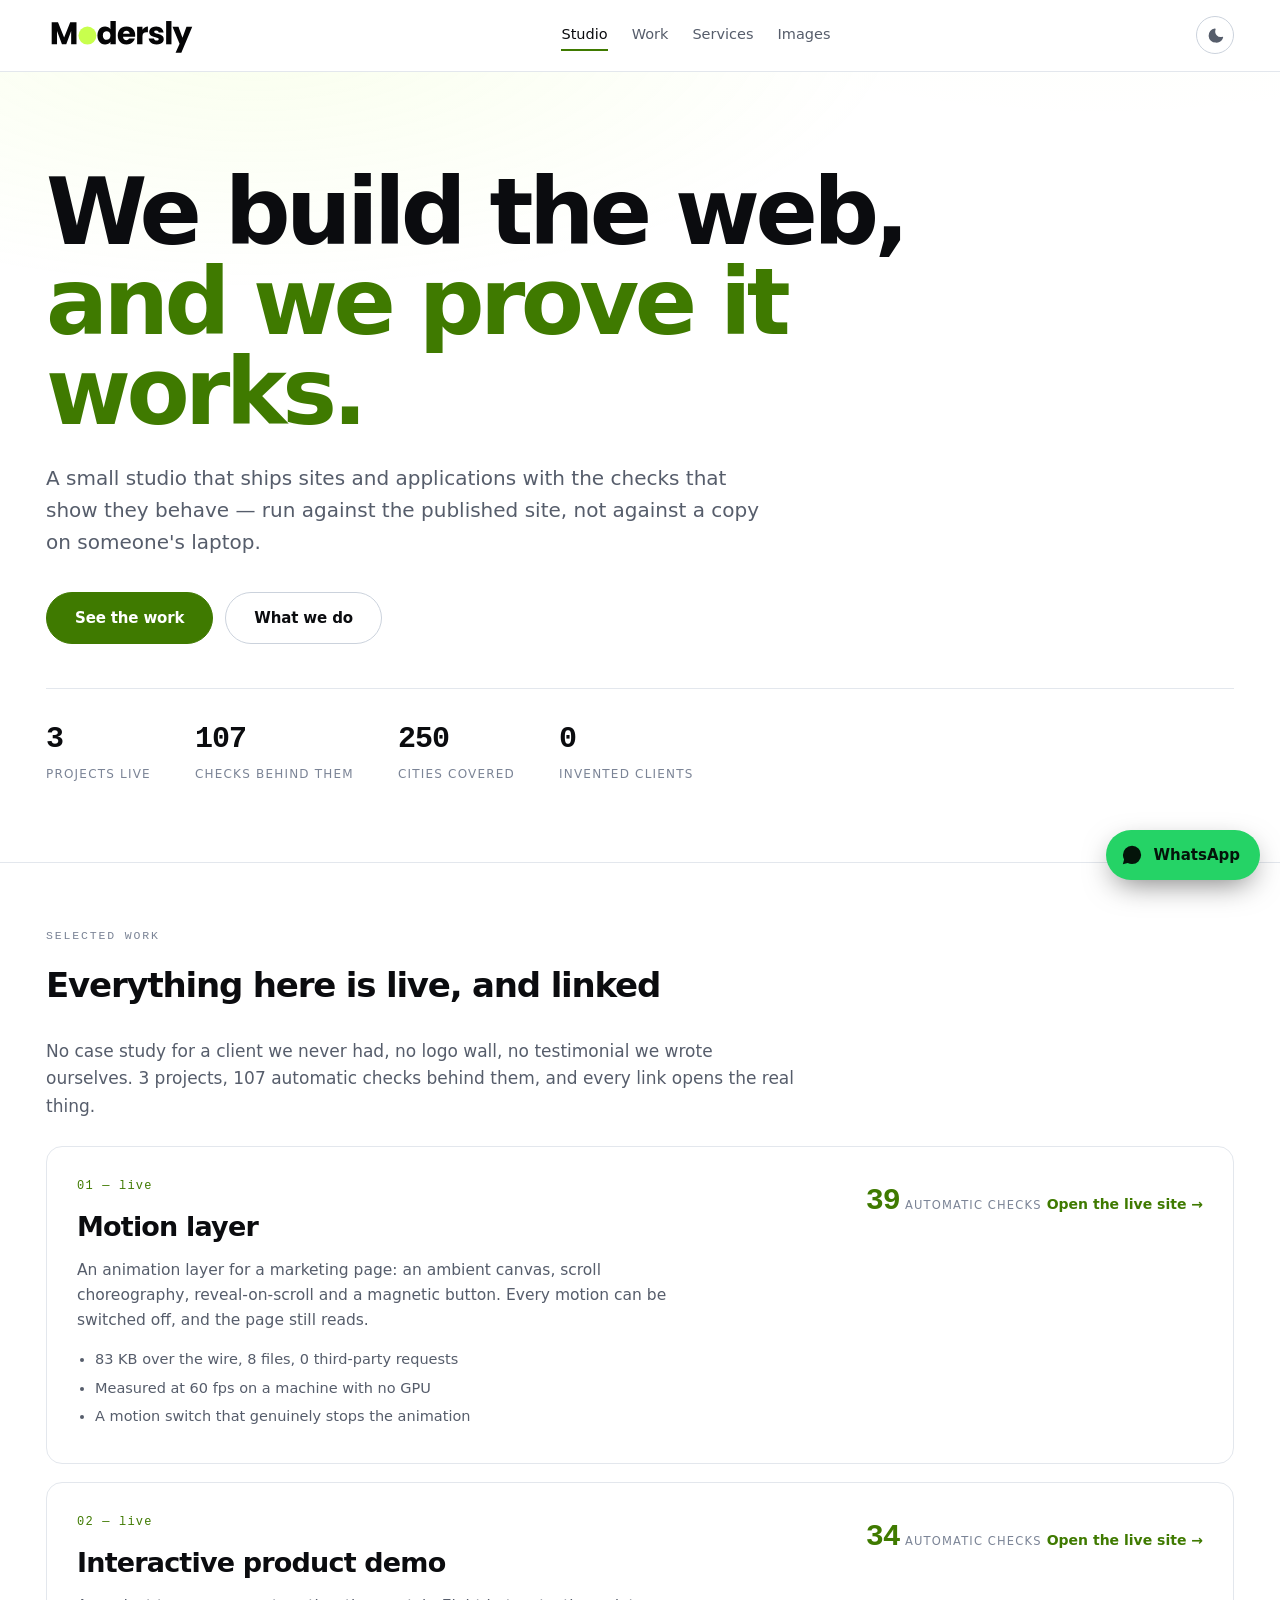
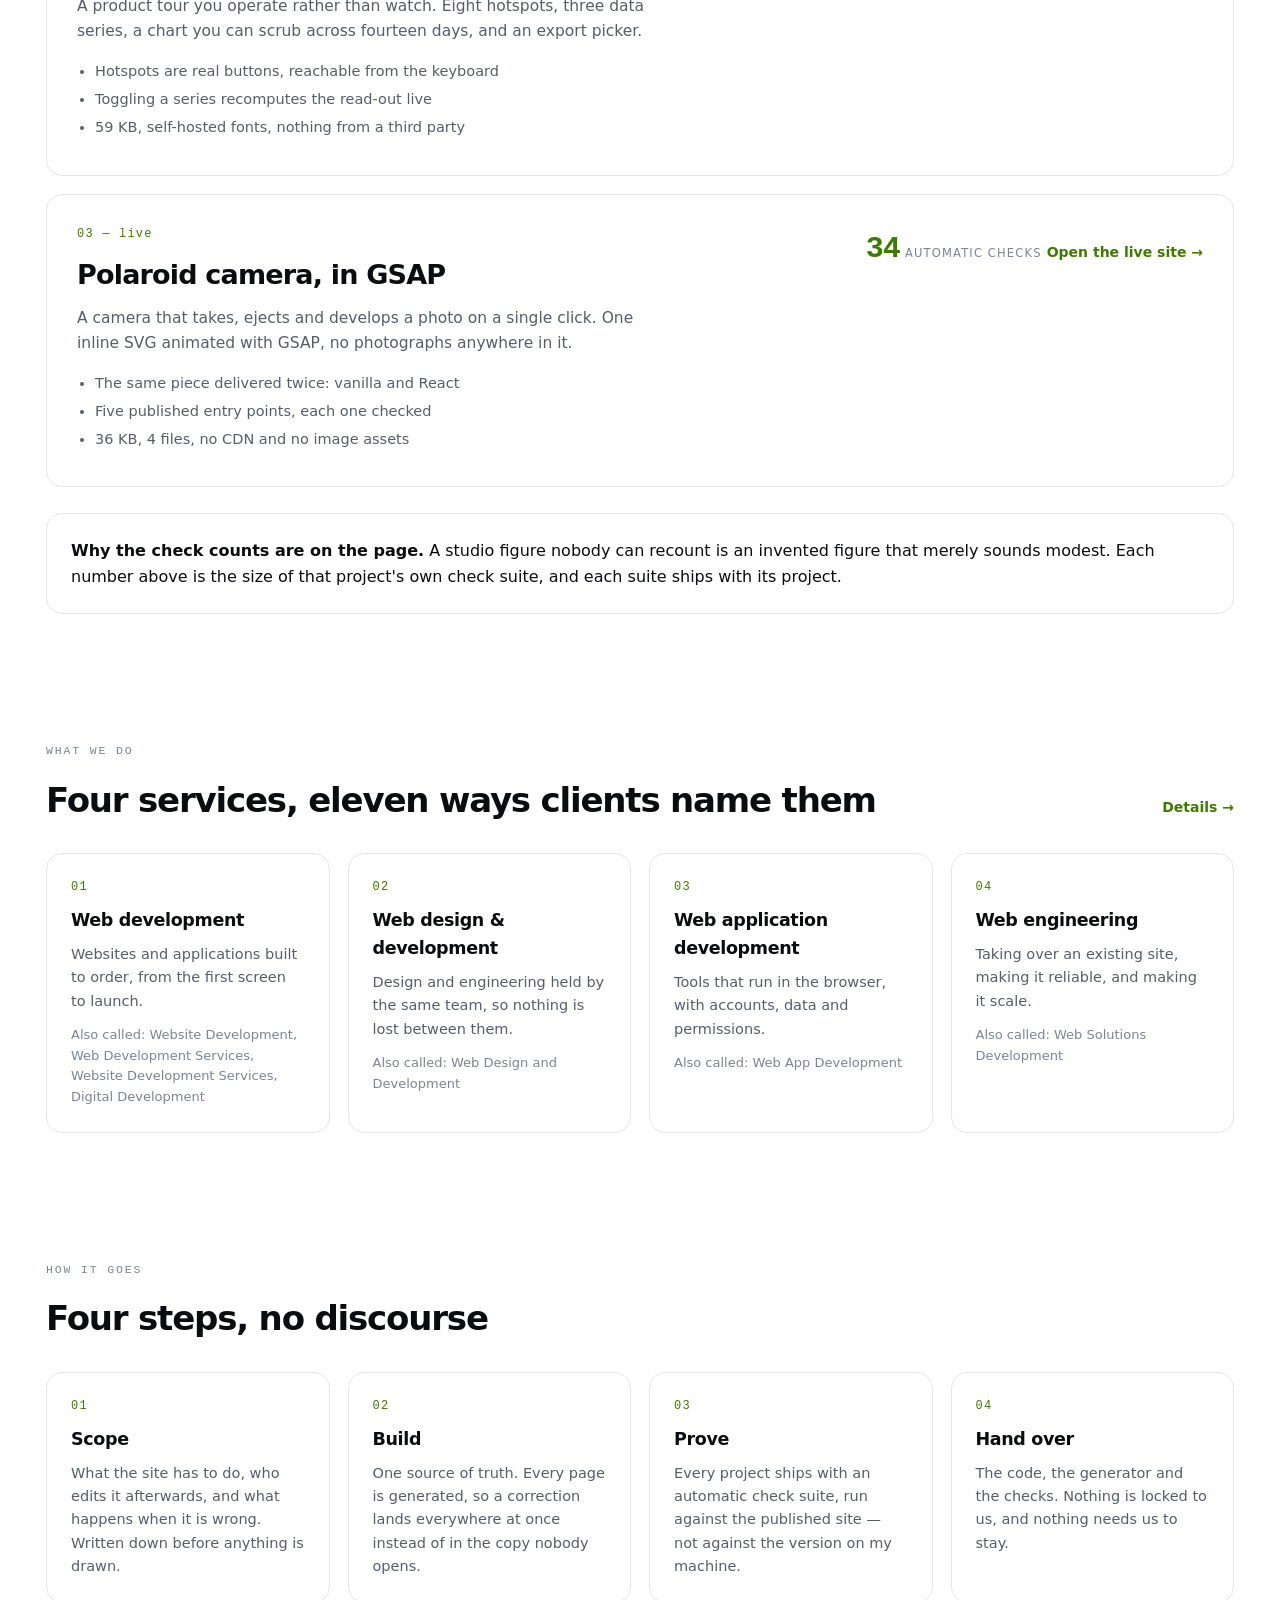
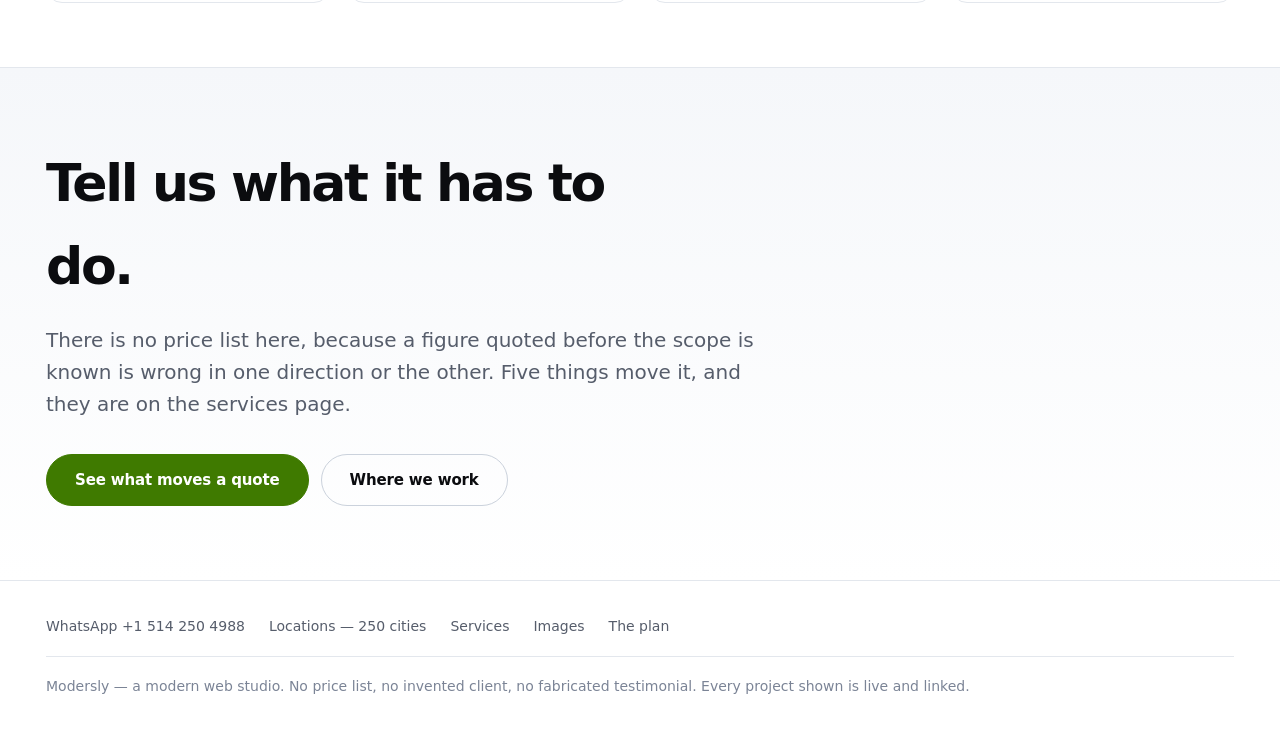
<file: index.html>
<!doctype html>
<html lang="en">
<head>
<meta charset="utf-8">
<meta name="viewport" content="width=device-width,initial-scale=1">
<title>Modersly — a modern web studio</title>
<meta name="description" content="A web studio that ships sites and applications with the automatic checks that prove they work. Three projects live on this page, all linked.">

<link rel="canonical" href="https://modersly.com/index.html">
<link rel="icon" type="image/svg+xml" href="assets/modersly-favicon.svg">
<link rel="apple-touch-icon" href="assets/modersly-icone.svg">
<link rel="stylesheet" href="assets/site.css?v=10">
<script>
/* Pose le mode choisi AVANT que la page ne se peigne. Sans ce script ici, un
   visiteur qui a choisi le clair verrait un eclair noir a chaque page : la
   feuille s'applique d'abord, le choix seulement apres le chargement. */
(function(){try{var m=localStorage.getItem("modersly-mode");
if(m==="light"||m==="dark"){document.documentElement.setAttribute("data-theme",m);}
}catch(e){}})();
</script>
</head>
<body>



<header class="top"><div class="wrap bar">
  <a class="marque" href="index.html" aria-label="Modersly, home">
    <img class="sombre" src="assets/modersly-logo-sombre.svg" alt="Modersly"
         width="150" height="39">
    <img class="clair" src="assets/modersly-logo-clair.svg" alt="Modersly"
         width="150" height="39">
  </a>
  <nav class="nav"><a href="index.html" aria-current="page">Studio</a><a href="index.html#work">Work</a><a href="services.html">Services</a><a href="images.html">Images</a></nav>
  <button class="bascule" type="button" id="bascule"
          aria-label="Switch between light and dark">
    <svg class="soleil" viewBox="0 0 24 24" aria-hidden="true"><path d="M12 17a5 5 0 1 1 0-10 5 5 0 0 1 0 10zm0-13a1 1 0 0 1-1-1V1a1 1 0 1 1 2 0v2a1 1 0 0 1-1 1zm0 19a1 1 0 0 1-1-1v-2a1 1 0 1 1 2 0v2a1 1 0 0 1-1 1zM4 13H2a1 1 0 1 1 0-2h2a1 1 0 1 1 0 2zm18 0h-2a1 1 0 1 1 0-2h2a1 1 0 1 1 0 2zM5.6 6.99a1 1 0 0 1-.7-.29L3.49 5.28a1 1 0 0 1 1.41-1.41L6.31 5.3a1 1 0 0 1-.71 1.7zm12.79 12.8a1 1 0 0 1-.71-.3l-1.4-1.41a1 1 0 1 1 1.41-1.41l1.41 1.41a1 1 0 0 1-.71 1.7zM18.4 6.99a1 1 0 0 1-.71-1.7l1.41-1.42a1 1 0 1 1 1.41 1.41L19.1 6.7a1 1 0 0 1-.7.29zM5.6 19.79a1 1 0 0 1-.71-1.71l1.41-1.41a1 1 0 1 1 1.41 1.41L6.3 19.5a1 1 0 0 1-.7.29z"/></svg>
    <svg class="lune" viewBox="0 0 24 24" aria-hidden="true"><path d="M12.3 22a10 10 0 0 1-1.3-19.92 1 1 0 0 1 1.1 1.35 8 8 0 0 0 9.47 10.5 1 1 0 0 1 1.15 1.35A10 10 0 0 1 12.3 22z"/></svg>
  </button>
</div></header>

<main>

<section class="hero">
  <div class="ciel" aria-hidden="true"><span class="et" style="left:36.22%;top:54.39%;width:1.5px;height:1.5px;--o1:0.2;--o2:0.78;--d:2.9s;--r:4.1s"></span><span class="et" style="left:56.86%;top:7.53%;width:1px;height:1px;--o1:0.18;--o2:0.49;--d:3.8s;--r:3.0s"></span><span class="et" style="left:48.58%;top:71.25%;width:1.5px;height:1.5px;--o1:0.15;--o2:0.81;--d:3.6s;--r:0.3s"></span><span class="et" style="left:76.07%;top:35.58%;width:1.5px;height:1.5px;--o1:0.21;--o2:0.52;--d:4.7s;--r:0.1s"></span><span class="et chaud" style="left:5.55%;top:63.14%;width:1px;height:1px;--o1:0.18;--o2:0.54;--d:2.3s;--r:3.1s"></span><span class="et vert" style="left:90.61%;top:5.6%;width:1px;height:1px;--o1:0.15;--o2:0.72;--d:5.2s;--r:3.3s"></span><span class="et" style="left:68.09%;top:49.19%;width:1px;height:1px;--o1:0.18;--o2:0.93;--d:3.3s;--r:0.8s"></span><span class="et" style="left:66.03%;top:25.97%;width:1.5px;height:1.5px;--o1:0.11;--o2:0.57;--d:4.3s;--r:2.7s"></span><span class="et" style="left:76.8%;top:11.35%;width:1px;height:1px;--o1:0.13;--o2:0.79;--d:3.6s;--r:3.8s"></span><span class="et" style="left:70.31%;top:46.83%;width:1px;height:1px;--o1:0.15;--o2:0.53;--d:5.9s;--r:4.0s"></span><span class="et" style="left:26.42%;top:72.22%;width:1.5px;height:1.5px;--o1:0.06;--o2:0.78;--d:3.1s;--r:4.4s"></span><span class="et" style="left:20.6%;top:34.75%;width:1px;height:1px;--o1:0.19;--o2:0.48;--d:3.1s;--r:3.4s"></span><span class="et chaud" style="left:6.49%;top:0.93%;width:1px;height:1px;--o1:0.2;--o2:0.65;--d:2.7s;--r:1.2s"></span><span class="et" style="left:27.96%;top:7.89%;width:2px;height:2px;--o1:0.09;--o2:0.8;--d:2.7s;--r:4.9s"></span><span class="et" style="left:26.29%;top:39.88%;width:2.5px;height:2.5px;--o1:0.21;--o2:0.53;--d:5.8s;--r:0.0s"></span><span class="et" style="left:84.59%;top:9.93%;width:2.5px;height:2.5px;--o1:0.11;--o2:0.7;--d:2.6s;--r:4.6s"></span><span class="et" style="left:36.25%;top:75.19%;width:1px;height:1px;--o1:0.17;--o2:0.47;--d:5.1s;--r:2.7s"></span><span class="et" style="left:83.88%;top:27.21%;width:1px;height:1px;--o1:0.08;--o2:0.7;--d:3.5s;--r:0.7s"></span><span class="et" style="left:1.18%;top:33.25%;width:2.5px;height:2.5px;--o1:0.14;--o2:0.93;--d:3.7s;--r:1.3s"></span><span class="et" style="left:31.08%;top:57.58%;width:1.5px;height:1.5px;--o1:0.17;--o2:0.92;--d:2.7s;--r:3.1s"></span><span class="et" style="left:86.99%;top:9.85%;width:1.5px;height:1.5px;--o1:0.12;--o2:0.75;--d:3.8s;--r:0.7s"></span><span class="et" style="left:54.0%;top:18.07%;width:2.5px;height:2.5px;--o1:0.09;--o2:0.82;--d:3.1s;--r:0.3s"></span><span class="et" style="left:69.3%;top:51.26%;width:1px;height:1px;--o1:0.18;--o2:0.58;--d:2.4s;--r:4.4s"></span><span class="et" style="left:83.29%;top:3.87%;width:1px;height:1px;--o1:0.2;--o2:0.72;--d:5.1s;--r:0.7s"></span><span class="et" style="left:46.6%;top:19.53%;width:2.5px;height:2.5px;--o1:0.2;--o2:0.47;--d:2.7s;--r:0.9s"></span><span class="et" style="left:25.79%;top:4.09%;width:1px;height:1px;--o1:0.21;--o2:0.79;--d:5.1s;--r:0.1s"></span><span class="et" style="left:16.95%;top:68.21%;width:1px;height:1px;--o1:0.11;--o2:0.7;--d:3.4s;--r:3.9s"></span><span class="et" style="left:80.52%;top:8.84%;width:1px;height:1px;--o1:0.21;--o2:0.85;--d:4.7s;--r:0.8s"></span><span class="et" style="left:26.05%;top:0.05%;width:1.5px;height:1.5px;--o1:0.07;--o2:0.47;--d:4.0s;--r:1.0s"></span><span class="et" style="left:59.67%;top:40.81%;width:2px;height:2px;--o1:0.17;--o2:0.47;--d:4.5s;--r:4.1s"></span><span class="et" style="left:30.58%;top:25.0%;width:1.5px;height:1.5px;--o1:0.19;--o2:0.8;--d:2.6s;--r:2.0s"></span><span class="et" style="left:27.47%;top:15.25%;width:1.5px;height:1.5px;--o1:0.16;--o2:0.82;--d:3.6s;--r:0.2s"></span><span class="et" style="left:40.28%;top:8.49%;width:2.5px;height:2.5px;--o1:0.18;--o2:0.83;--d:6.2s;--r:0.8s"></span><span class="et" style="left:75.8%;top:4.26%;width:1px;height:1px;--o1:0.15;--o2:0.67;--d:5.1s;--r:2.4s"></span><span class="et" style="left:59.94%;top:27.32%;width:1px;height:1px;--o1:0.13;--o2:0.54;--d:3.3s;--r:4.4s"></span><span class="et" style="left:45.03%;top:23.02%;width:1px;height:1px;--o1:0.13;--o2:0.74;--d:5.1s;--r:2.2s"></span><span class="et" style="left:83.93%;top:48.1%;width:2px;height:2px;--o1:0.1;--o2:0.72;--d:2.5s;--r:1.8s"></span><span class="et" style="left:27.7%;top:1.46%;width:2px;height:2px;--o1:0.09;--o2:0.71;--d:4.0s;--r:3.3s"></span><span class="et" style="left:40.26%;top:58.55%;width:1px;height:1px;--o1:0.07;--o2:0.92;--d:4.8s;--r:4.3s"></span><span class="et chaud" style="left:95.99%;top:28.52%;width:1px;height:1px;--o1:0.13;--o2:0.87;--d:2.6s;--r:4.7s"></span><span class="et" style="left:70.54%;top:69.02%;width:1px;height:1px;--o1:0.09;--o2:0.94;--d:3.2s;--r:2.2s"></span><span class="et" style="left:92.73%;top:26.66%;width:1px;height:1px;--o1:0.1;--o2:0.83;--d:4.1s;--r:3.8s"></span><span class="et" style="left:19.05%;top:2.22%;width:1px;height:1px;--o1:0.2;--o2:0.75;--d:3.4s;--r:2.0s"></span><span class="et" style="left:92.95%;top:16.1%;width:1.5px;height:1.5px;--o1:0.07;--o2:0.82;--d:6.4s;--r:4.4s"></span><span class="et" style="left:22.55%;top:61.29%;width:2.5px;height:2.5px;--o1:0.17;--o2:0.5;--d:5.0s;--r:4.7s"></span><span class="et" style="left:68.85%;top:2.49%;width:1.5px;height:1.5px;--o1:0.2;--o2:0.66;--d:3.9s;--r:1.3s"></span><span class="et" style="left:76.03%;top:47.84%;width:1.5px;height:1.5px;--o1:0.15;--o2:0.5;--d:3.0s;--r:1.3s"></span><span class="et" style="left:29.44%;top:1.24%;width:1.5px;height:1.5px;--o1:0.2;--o2:0.81;--d:4.6s;--r:1.5s"></span><span class="et chaud" style="left:33.39%;top:17.51%;width:2px;height:2px;--o1:0.16;--o2:0.47;--d:3.1s;--r:4.3s"></span><span class="et" style="left:68.13%;top:2.16%;width:1px;height:1px;--o1:0.16;--o2:0.72;--d:4.9s;--r:2.5s"></span><span class="et chaud" style="left:34.73%;top:41.61%;width:1px;height:1px;--o1:0.09;--o2:0.77;--d:3.3s;--r:1.0s"></span><span class="et" style="left:37.85%;top:73.05%;width:2px;height:2px;--o1:0.16;--o2:0.61;--d:3.9s;--r:1.7s"></span><span class="et" style="left:22.52%;top:54.26%;width:1.5px;height:1.5px;--o1:0.08;--o2:0.55;--d:4.7s;--r:1.6s"></span><span class="et" style="left:57.19%;top:76.66%;width:2px;height:2px;--o1:0.07;--o2:0.72;--d:4.5s;--r:2.3s"></span><span class="et" style="left:46.42%;top:12.09%;width:1px;height:1px;--o1:0.07;--o2:0.57;--d:4.9s;--r:4.6s"></span><span class="et vert" style="left:17.71%;top:8.33%;width:1px;height:1px;--o1:0.13;--o2:0.87;--d:2.4s;--r:1.4s"></span><span class="et chaud" style="left:0.94%;top:14.62%;width:1px;height:1px;--o1:0.17;--o2:0.75;--d:3.0s;--r:4.9s"></span><span class="et" style="left:53.96%;top:57.32%;width:2px;height:2px;--o1:0.17;--o2:0.66;--d:4.6s;--r:4.4s"></span><span class="et" style="left:73.67%;top:76.28%;width:2.5px;height:2.5px;--o1:0.13;--o2:0.82;--d:3.8s;--r:0.3s"></span><span class="et" style="left:13.95%;top:55.66%;width:1px;height:1px;--o1:0.08;--o2:0.5;--d:4.4s;--r:4.8s"></span><span class="et chaud" style="left:52.0%;top:13.81%;width:1px;height:1px;--o1:0.12;--o2:0.74;--d:3.8s;--r:3.9s"></span><span class="et" style="left:82.31%;top:19.32%;width:2.5px;height:2.5px;--o1:0.14;--o2:0.5;--d:4.1s;--r:3.2s"></span><span class="et" style="left:28.08%;top:28.24%;width:1.5px;height:1.5px;--o1:0.22;--o2:0.76;--d:3.9s;--r:1.4s"></span><span class="et" style="left:63.33%;top:11.93%;width:1.5px;height:1.5px;--o1:0.19;--o2:0.81;--d:6.1s;--r:3.0s"></span><span class="et" style="left:94.71%;top:33.71%;width:2px;height:2px;--o1:0.2;--o2:0.68;--d:4.4s;--r:0.3s"></span><span class="et" style="left:7.61%;top:29.49%;width:1px;height:1px;--o1:0.21;--o2:0.8;--d:5.4s;--r:0.6s"></span><span class="et" style="left:89.86%;top:67.74%;width:1px;height:1px;--o1:0.21;--o2:0.69;--d:3.6s;--r:0.3s"></span><span class="et" style="left:23.15%;top:62.58%;width:2px;height:2px;--o1:0.17;--o2:0.93;--d:3.1s;--r:4.7s"></span><span class="et" style="left:0.95%;top:2.75%;width:2.5px;height:2.5px;--o1:0.15;--o2:0.72;--d:4.8s;--r:4.4s"></span><span class="et chaud" style="left:94.23%;top:21.69%;width:1.5px;height:1.5px;--o1:0.17;--o2:0.52;--d:4.0s;--r:1.4s"></span><span class="et" style="left:91.28%;top:34.27%;width:2px;height:2px;--o1:0.2;--o2:0.57;--d:5.5s;--r:0.7s"></span><span class="et" style="left:71.83%;top:7.28%;width:2px;height:2px;--o1:0.07;--o2:0.61;--d:3.1s;--r:0.3s"></span><span class="et" style="left:66.15%;top:4.26%;width:1px;height:1px;--o1:0.16;--o2:0.76;--d:6.1s;--r:1.1s"></span><span class="et" style="left:16.91%;top:44.8%;width:2.5px;height:2.5px;--o1:0.15;--o2:0.78;--d:2.9s;--r:0.1s"></span><span class="et" style="left:89.31%;top:67.15%;width:1px;height:1px;--o1:0.15;--o2:0.88;--d:4.0s;--r:1.9s"></span><span class="et" style="left:63.85%;top:51.11%;width:1px;height:1px;--o1:0.17;--o2:0.67;--d:5.7s;--r:0.8s"></span><span class="et" style="left:51.6%;top:16.5%;width:1.5px;height:1.5px;--o1:0.07;--o2:0.61;--d:2.3s;--r:2.8s"></span><span class="et" style="left:17.96%;top:66.04%;width:2px;height:2px;--o1:0.06;--o2:0.71;--d:2.3s;--r:1.7s"></span><span class="et" style="left:35.75%;top:69.3%;width:1.5px;height:1.5px;--o1:0.18;--o2:0.67;--d:4.8s;--r:1.6s"></span><span class="et" style="left:9.89%;top:5.42%;width:2.5px;height:2.5px;--o1:0.07;--o2:0.7;--d:3.6s;--r:0.2s"></span><span class="et chaud" style="left:13.67%;top:58.54%;width:1px;height:1px;--o1:0.1;--o2:0.62;--d:3.9s;--r:4.3s"></span><span class="et" style="left:49.0%;top:15.95%;width:1px;height:1px;--o1:0.09;--o2:0.61;--d:2.5s;--r:3.5s"></span><span class="et" style="left:54.43%;top:20.67%;width:1px;height:1px;--o1:0.2;--o2:0.93;--d:3.7s;--r:5.0s"></span><span class="et chaud" style="left:12.46%;top:68.48%;width:1px;height:1px;--o1:0.18;--o2:0.63;--d:6.3s;--r:1.3s"></span><span class="et" style="left:62.15%;top:7.93%;width:1.5px;height:1.5px;--o1:0.11;--o2:0.5;--d:5.7s;--r:0.7s"></span><span class="et" style="left:57.96%;top:13.91%;width:1.5px;height:1.5px;--o1:0.16;--o2:0.86;--d:4.9s;--r:3.9s"></span><span class="et chaud" style="left:24.72%;top:12.9%;width:1px;height:1px;--o1:0.16;--o2:0.61;--d:6.3s;--r:1.8s"></span><span class="et" style="left:59.54%;top:2.5%;width:1.5px;height:1.5px;--o1:0.12;--o2:0.94;--d:6.3s;--r:3.1s"></span><span class="et" style="left:7.14%;top:0.22%;width:2px;height:2px;--o1:0.15;--o2:0.86;--d:3.5s;--r:2.0s"></span><span class="et chaud" style="left:6.37%;top:70.76%;width:1px;height:1px;--o1:0.13;--o2:0.45;--d:5.9s;--r:2.5s"></span><span class="et" style="left:32.51%;top:38.4%;width:1px;height:1px;--o1:0.15;--o2:0.57;--d:2.8s;--r:1.9s"></span><span class="et chaud" style="left:51.65%;top:19.97%;width:1px;height:1px;--o1:0.12;--o2:0.66;--d:6.1s;--r:1.0s"></span><span class="et" style="left:6.78%;top:75.15%;width:2px;height:2px;--o1:0.2;--o2:0.91;--d:4.6s;--r:0.3s"></span><span class="et" style="left:89.31%;top:11.78%;width:2px;height:2px;--o1:0.18;--o2:0.82;--d:4.8s;--r:1.8s"></span><span class="et chaud" style="left:91.32%;top:18.83%;width:2px;height:2px;--o1:0.16;--o2:0.94;--d:3.9s;--r:3.0s"></span><span class="et" style="left:37.62%;top:0.96%;width:1.5px;height:1.5px;--o1:0.19;--o2:0.86;--d:5.5s;--r:3.3s"></span><span class="et" style="left:45.37%;top:12.14%;width:1px;height:1px;--o1:0.08;--o2:0.81;--d:4.0s;--r:0.3s"></span><span class="et" style="left:63.62%;top:0.73%;width:2px;height:2px;--o1:0.21;--o2:0.49;--d:3.3s;--r:1.9s"></span><span class="et" style="left:74.8%;top:1.84%;width:1.5px;height:1.5px;--o1:0.2;--o2:0.74;--d:3.6s;--r:2.5s"></span><span class="et" style="left:75.56%;top:38.54%;width:1.5px;height:1.5px;--o1:0.19;--o2:0.93;--d:4.8s;--r:3.8s"></span><span class="et" style="left:77.98%;top:2.88%;width:1px;height:1px;--o1:0.22;--o2:0.78;--d:2.6s;--r:3.2s"></span><span class="et" style="left:47.2%;top:39.82%;width:1.5px;height:1.5px;--o1:0.18;--o2:0.57;--d:4.0s;--r:2.4s"></span><span class="et" style="left:87.85%;top:18.75%;width:1.5px;height:1.5px;--o1:0.1;--o2:0.72;--d:3.9s;--r:0.4s"></span><span class="et" style="left:78.39%;top:16.19%;width:1px;height:1px;--o1:0.12;--o2:0.45;--d:6.2s;--r:1.1s"></span><span class="et" style="left:99.87%;top:16.93%;width:1.5px;height:1.5px;--o1:0.08;--o2:0.95;--d:5.7s;--r:3.5s"></span><span class="et chaud" style="left:85.08%;top:47.45%;width:2px;height:2px;--o1:0.06;--o2:0.88;--d:3.4s;--r:4.8s"></span><span class="et" style="left:79.7%;top:14.45%;width:1px;height:1px;--o1:0.11;--o2:0.9;--d:2.4s;--r:1.4s"></span><span class="et" style="left:39.8%;top:13.43%;width:2px;height:2px;--o1:0.19;--o2:0.93;--d:6.4s;--r:2.4s"></span><span class="et" style="left:47.29%;top:65.56%;width:2px;height:2px;--o1:0.1;--o2:0.73;--d:2.3s;--r:0.5s"></span><span class="et" style="left:77.16%;top:59.2%;width:1px;height:1px;--o1:0.18;--o2:0.54;--d:2.7s;--r:2.8s"></span></div>
  <div class="wrap">
  <h1 class="monte">We build the web, <em>and we prove it works.</em></h1>
  <p class="lede monte">A small studio that ships sites and applications with
  the checks that show they behave &mdash; run against the published site, not
  against a copy on someone's laptop.</p>
  <div class="actions monte">
    <a class="btn" href="#work">See the work</a>
    <a class="btn btn-b" href="services.html">What we do</a>
  </div>
  <div class="chiffres">
    <div class="chiffre"><div class="v">3</div>
      <div class="l">Projects live</div></div>
    <div class="chiffre"><div class="v">107</div>
      <div class="l">Checks behind them</div></div>
    <div class="chiffre"><div class="v">250</div>
      <div class="l">Cities covered</div></div>
    <div class="chiffre"><div class="v">0</div>
      <div class="l">Invented clients</div></div>
  </div>
</div></section>

<section class="sec" id="work"><div class="wrap">
  <span class="oeil rev">Selected work</span>
  <div class="sec-h rev"><h2>Everything here is live, and linked</h2></div>
  <p class="chapeau rev" style="margin-bottom:26px">No case study for a client
  we never had, no logo wall, no testimonial we wrote ourselves.
  3 projects, 107 automatic checks behind them, and
  every link opens the real thing.</p>
  <div class="travail rev"><a class="proj" href="https://anirudhatalmale6-alt.github.io/motion-layer-demo/" target="_blank" rel="noopener">
  <span>
    <span class="num">01 &mdash; live</span>
    <h3>Motion layer</h3>
    <p>An animation layer for a marketing page: an ambient canvas, scroll choreography, reveal-on-scroll and a magnetic button. Every motion can be switched off, and the page still reads.</p>
    <ul><li>83 KB over the wire, 8 files, 0 third-party requests</li><li>Measured at 60 fps on a machine with no GPU</li><li>A motion switch that genuinely stops the animation</li></ul>
  </span>
  <span class="meta">
    <span class="ctrl">39</span>
    <span class="ctrl-l">automatic checks</span>
    <span class="voir">Open the live site &rarr;</span>
  </span>
</a><a class="proj" href="https://anirudhatalmale6-alt.github.io/interactive-product-demo-sample/" target="_blank" rel="noopener">
  <span>
    <span class="num">02 &mdash; live</span>
    <h3>Interactive product demo</h3>
    <p>A product tour you operate rather than watch. Eight hotspots, three data series, a chart you can scrub across fourteen days, and an export picker.</p>
    <ul><li>Hotspots are real buttons, reachable from the keyboard</li><li>Toggling a series recomputes the read-out live</li><li>59 KB, self-hosted fonts, nothing from a third party</li></ul>
  </span>
  <span class="meta">
    <span class="ctrl">34</span>
    <span class="ctrl-l">automatic checks</span>
    <span class="voir">Open the live site &rarr;</span>
  </span>
</a><a class="proj" href="https://anirudhatalmale6-alt.github.io/polaroid-gsap-demo/" target="_blank" rel="noopener">
  <span>
    <span class="num">03 &mdash; live</span>
    <h3>Polaroid camera, in GSAP</h3>
    <p>A camera that takes, ejects and develops a photo on a single click. One inline SVG animated with GSAP, no photographs anywhere in it.</p>
    <ul><li>The same piece delivered twice: vanilla and React</li><li>Five published entry points, each one checked</li><li>36 KB, 4 files, no CDN and no image assets</li></ul>
  </span>
  <span class="meta">
    <span class="ctrl">34</span>
    <span class="ctrl-l">automatic checks</span>
    <span class="voir">Open the live site &rarr;</span>
  </span>
</a></div>
  <div class="encadre rev" style="margin-top:26px"><p style="margin:0">
  <b>Why the check counts are on the page.</b> A studio figure nobody can
  recount is an invented figure that merely sounds modest. Each number above is
  the size of that project's own check suite, and each suite ships with its
  project.</p></div>
</div></section>

<section class="sec"><div class="wrap">
  <span class="oeil rev">What we do</span>
  <div class="sec-h rev"><h2>Four services, eleven ways clients name them</h2>
    <a class="plus" href="services.html">Details &rarr;</a></div>
  <div class="grille g4 rev"><div class="carte">
      <span class="num">01</span>
      <h3>Web development</h3><p>Websites and applications built to order, from the first screen to launch.</p>
      <p class="aussi">Also called: Website Development, Web Development Services, Website Development Services, Digital Development</p></div><div class="carte">
      <span class="num">02</span>
      <h3>Web design &amp; development</h3><p>Design and engineering held by the same team, so nothing is lost between them.</p>
      <p class="aussi">Also called: Web Design and Development</p></div><div class="carte">
      <span class="num">03</span>
      <h3>Web application development</h3><p>Tools that run in the browser, with accounts, data and permissions.</p>
      <p class="aussi">Also called: Web App Development</p></div><div class="carte">
      <span class="num">04</span>
      <h3>Web engineering</h3><p>Taking over an existing site, making it reliable, and making it scale.</p>
      <p class="aussi">Also called: Web Solutions Development</p></div></div>
</div></section>

<section class="sec"><div class="wrap">
  <span class="oeil rev">How it goes</span>
  <div class="sec-h rev"><h2>Four steps, no discourse</h2></div>
  <div class="grille g4 rev"><div class="carte"><span class="num">01</span>
      <h3>Scope</h3><p>What the site has to do, who edits it afterwards, and what happens when it is wrong. Written down before anything is drawn.</p></div><div class="carte"><span class="num">02</span>
      <h3>Build</h3><p>One source of truth. Every page is generated, so a correction lands everywhere at once instead of in the copy nobody opens.</p></div><div class="carte"><span class="num">03</span>
      <h3>Prove</h3><p>Every project ships with an automatic check suite, run against the published site &mdash; not against the version on my machine.</p></div><div class="carte"><span class="num">04</span>
      <h3>Hand over</h3><p>The code, the generator and the checks. Nothing is locked to us, and nothing needs us to stay.</p></div></div>
</div></section>

<section class="appel"><div class="wrap">
  <h2 class="rev">Tell us what it has to do.</h2>
  <p class="lede">There is no price list here, because a figure quoted before
  the scope is known is wrong in one direction or the other. Five things move
  it, and they are on the services page.</p>
  <div class="actions">
    <a class="btn" href="services.html">See what moves a quote</a>
    <a class="btn btn-b" href="villes.html">Where we work</a>
  </div>
</div></section>

</main>

<a class="wa" href="https://wa.me/15142504988" target="_blank" rel="noopener"
   aria-label="Write to us on WhatsApp, +1 514 250 4988">
  <svg viewBox="0 0 24 24" aria-hidden="true"><path d="M17.47 14.38c-.3-.15-1.76-.87-2.03-.97-.27-.1-.47-.15-.67.15-.2.3-.77.96-.94 1.16-.17.2-.35.22-.65.08-.3-.15-1.26-.46-2.4-1.48-.89-.79-1.49-1.76-1.66-2.06-.17-.3-.02-.46.13-.61.14-.13.3-.35.45-.52.15-.17.2-.3.3-.5.1-.2.05-.37-.02-.52-.08-.15-.67-1.61-.92-2.2-.24-.58-.49-.5-.67-.51h-.57c-.2 0-.52.07-.79.37-.27.3-1.04 1.02-1.04 2.48s1.06 2.88 1.21 3.08c.15.2 2.1 3.2 5.08 4.49.71.3 1.26.49 1.69.63.71.22 1.36.19 1.87.12.57-.09 1.76-.72 2.01-1.41.25-.7.25-1.29.17-1.42-.07-.13-.27-.2-.57-.35zM12.04 2A9.96 9.96 0 0 0 2.08 12c0 1.76.46 3.42 1.28 4.86L2 22l5.26-1.38a9.9 9.9 0 0 0 4.78 1.22h.01A9.96 9.96 0 0 0 22 12 9.96 9.96 0 0 0 12.04 2z"/></svg>
  <span class="txt">WhatsApp</span>
</a>

<footer class="pied"><div class="wrap">
  <div class="pied-liens">
    <a href="https://wa.me/15142504988" target="_blank" rel="noopener">WhatsApp +1 514 250 4988</a>
    <a href="villes.html">Locations &mdash; 250 cities</a>
    <a href="services.html">Services</a>
    <a href="images.html">Images</a>
    <a href="plan.html">The plan</a>
  </div>
  <p style="margin:18px 0 0">Modersly &mdash; a modern web studio. No price
  list, no invented client, no fabricated testimonial. Every project shown is
  live and linked.</p>
</div></footer>

<script>
/* Les effets ne s'activent QUE si le visiteur accepte les animations, et le
   contenu est visible par defaut : la classe qui le cache n'est posee que si
   l'observateur existe vraiment. Un effet qui cache le contenu quand il
   echoue n'est pas un effet, c'est une panne. */
(function () {
  var bouge = window.matchMedia
    && !window.matchMedia('(prefers-reduced-motion: reduce)').matches;
  if (!bouge || !('IntersectionObserver' in window)) return;

  document.documentElement.classList.add('anime');
  var vus = new IntersectionObserver(function (entrees) {
    entrees.forEach(function (e) {
      if (e.isIntersecting) { e.target.classList.add('vu'); vus.unobserve(e.target); }
    });
  }, { rootMargin: '0px 0px -8% 0px', threshold: 0.08 });
  document.querySelectorAll('.rev').forEach(function (el) { vus.observe(el); });
})();

/* La bascule clair / sombre. Le choix est garde d'une page a l'autre ; sans
   ca il faudrait le refaire a chaque clic dans le menu. */
(function () {
  var b = document.getElementById('bascule');
  if (!b) return;
  b.addEventListener('click', function () {
    var r = document.documentElement;
    var actuel = r.getAttribute('data-theme');
    if (!actuel) {
      var sysClair = window.matchMedia
        && window.matchMedia('(prefers-color-scheme: light)').matches;
      actuel = sysClair ? 'light' : 'dark';
    }
    var suivant = actuel === 'light' ? 'dark' : 'light';
    r.setAttribute('data-theme', suivant);
    try { localStorage.setItem('modersly-mode', suivant); } catch (e) {}
  });
})();
</script>

</body>
</html>
</file>
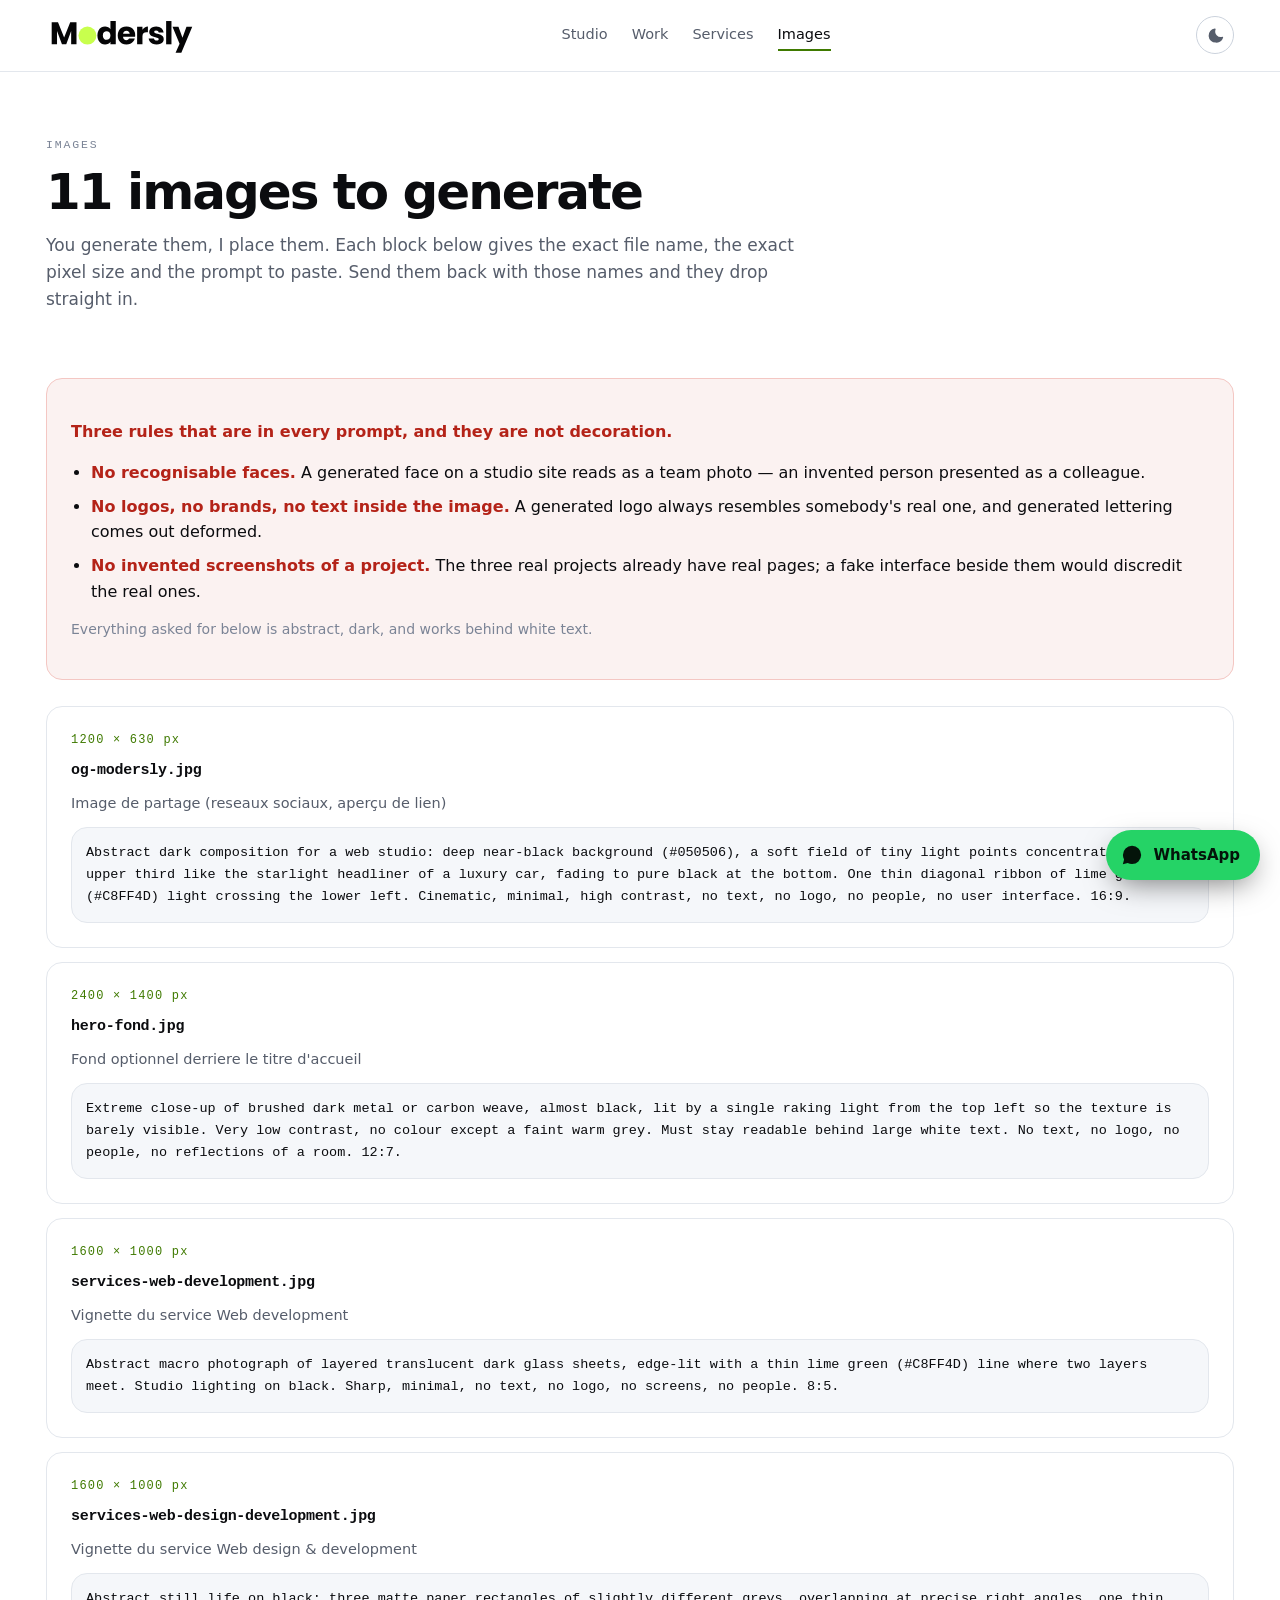
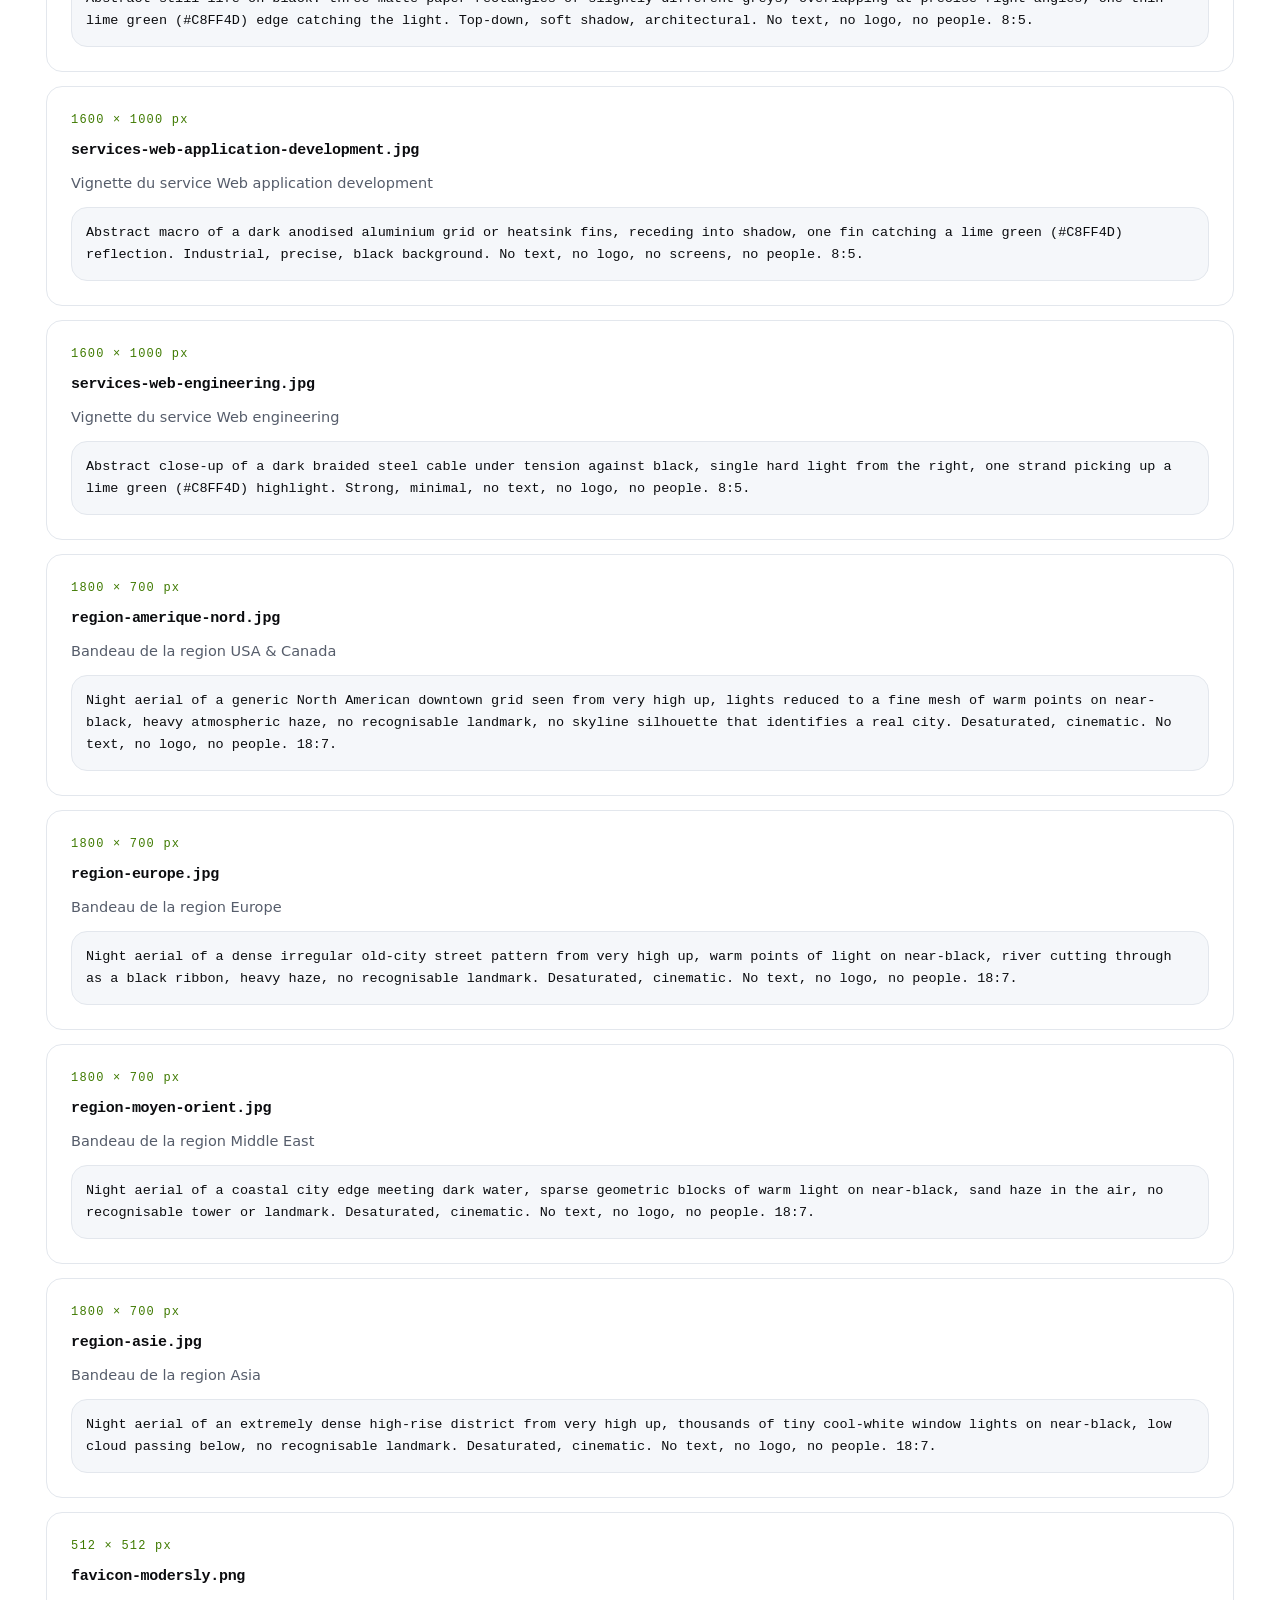
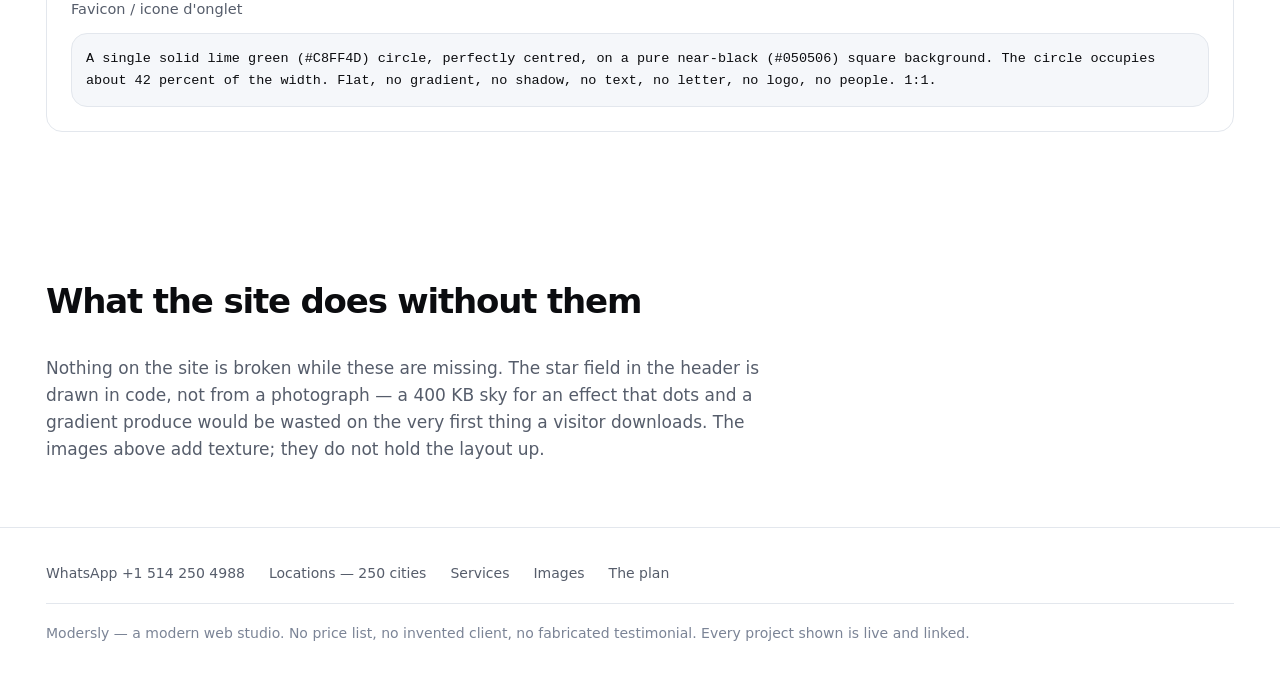
<file: images.html>
<!doctype html>
<html lang="en">
<head>
<meta charset="utf-8">
<meta name="viewport" content="width=device-width,initial-scale=1">
<title>Images to generate — Modersly</title>
<meta name="description" content="11 image briefs with exact file names, pixel sizes and prompts. No faces, no logos, no invented screenshots.">

<link rel="canonical" href="https://modersly.com/images.html">
<link rel="icon" type="image/svg+xml" href="assets/modersly-favicon.svg">
<link rel="apple-touch-icon" href="assets/modersly-icone.svg">
<link rel="stylesheet" href="assets/site.css?v=10">
<script>
/* Pose le mode choisi AVANT que la page ne se peigne. Sans ce script ici, un
   visiteur qui a choisi le clair verrait un eclair noir a chaque page : la
   feuille s'applique d'abord, le choix seulement apres le chargement. */
(function(){try{var m=localStorage.getItem("modersly-mode");
if(m==="light"||m==="dark"){document.documentElement.setAttribute("data-theme",m);}
}catch(e){}})();
</script>
</head>
<body>



<header class="top"><div class="wrap bar">
  <a class="marque" href="index.html" aria-label="Modersly, home">
    <img class="sombre" src="assets/modersly-logo-sombre.svg" alt="Modersly"
         width="150" height="39">
    <img class="clair" src="assets/modersly-logo-clair.svg" alt="Modersly"
         width="150" height="39">
  </a>
  <nav class="nav"><a href="index.html">Studio</a><a href="index.html#work">Work</a><a href="services.html">Services</a><a href="images.html" aria-current="page">Images</a></nav>
  <button class="bascule" type="button" id="bascule"
          aria-label="Switch between light and dark">
    <svg class="soleil" viewBox="0 0 24 24" aria-hidden="true"><path d="M12 17a5 5 0 1 1 0-10 5 5 0 0 1 0 10zm0-13a1 1 0 0 1-1-1V1a1 1 0 1 1 2 0v2a1 1 0 0 1-1 1zm0 19a1 1 0 0 1-1-1v-2a1 1 0 1 1 2 0v2a1 1 0 0 1-1 1zM4 13H2a1 1 0 1 1 0-2h2a1 1 0 1 1 0 2zm18 0h-2a1 1 0 1 1 0-2h2a1 1 0 1 1 0 2zM5.6 6.99a1 1 0 0 1-.7-.29L3.49 5.28a1 1 0 0 1 1.41-1.41L6.31 5.3a1 1 0 0 1-.71 1.7zm12.79 12.8a1 1 0 0 1-.71-.3l-1.4-1.41a1 1 0 1 1 1.41-1.41l1.41 1.41a1 1 0 0 1-.71 1.7zM18.4 6.99a1 1 0 0 1-.71-1.7l1.41-1.42a1 1 0 1 1 1.41 1.41L19.1 6.7a1 1 0 0 1-.7.29zM5.6 19.79a1 1 0 0 1-.71-1.71l1.41-1.41a1 1 0 1 1 1.41 1.41L6.3 19.5a1 1 0 0 1-.7.29z"/></svg>
    <svg class="lune" viewBox="0 0 24 24" aria-hidden="true"><path d="M12.3 22a10 10 0 0 1-1.3-19.92 1 1 0 0 1 1.1 1.35 8 8 0 0 0 9.47 10.5 1 1 0 0 1 1.15 1.35A10 10 0 0 1 12.3 22z"/></svg>
  </button>
</div></header>

<main>

<section class="sec"><div class="wrap">
  <span class="oeil">Images</span>
  <h1 class="titre">11 images to generate</h1>
  <p class="chapeau">You generate them, I place them. Each block below gives
  the exact file name, the exact pixel size and the prompt to paste. Send them
  back with those names and they drop straight in.</p>
</div></section>

<section class="sec" style="padding-top:0"><div class="wrap">
  <div class="encadre encadre--alerte" style="margin-bottom:26px">
    <p><b>Three rules that are in every prompt, and they are not decoration.</b></p>
    <ul>
      <li><b>No recognisable faces.</b> A generated face on a studio site reads
      as a team photo &mdash; an invented person presented as a colleague.</li>
      <li><b>No logos, no brands, no text inside the image.</b> A generated
      logo always resembles somebody's real one, and generated lettering comes
      out deformed.</li>
      <li><b>No invented screenshots of a project.</b> The three real projects
      already have real pages; a fake interface beside them would discredit
      the real ones.</li>
    </ul>
    <p class="note">Everything asked for below is abstract, dark, and works
    behind white text.</p>
  </div>
  <div class="carte" style="margin-bottom:14px">
          <span class="num">1200 &times; 630 px</span>
          <h3 style="font-family:var(--mono);font-size:15px">og-modersly.jpg</h3>
          <p style="margin-bottom:12px">Image de partage (reseaux sociaux, aperçu de lien)</p>
          <div class="encadre" style="background:var(--noir2);padding:14px">
            <p style="margin:0;font-family:var(--mono);font-size:13.5px;
              line-height:1.62;color:var(--txt)">Abstract dark composition for a web studio: deep near-black background (#050506), a soft field of tiny light points concentrated in the upper third like the starlight headliner of a luxury car, fading to pure black at the bottom. One thin diagonal ribbon of lime green (#C8FF4D) light crossing the lower left. Cinematic, minimal, high contrast, no text, no logo, no people, no user interface. 16:9.</p>
          </div>
        </div><div class="carte" style="margin-bottom:14px">
          <span class="num">2400 &times; 1400 px</span>
          <h3 style="font-family:var(--mono);font-size:15px">hero-fond.jpg</h3>
          <p style="margin-bottom:12px">Fond optionnel derriere le titre d'accueil</p>
          <div class="encadre" style="background:var(--noir2);padding:14px">
            <p style="margin:0;font-family:var(--mono);font-size:13.5px;
              line-height:1.62;color:var(--txt)">Extreme close-up of brushed dark metal or carbon weave, almost black, lit by a single raking light from the top left so the texture is barely visible. Very low contrast, no colour except a faint warm grey. Must stay readable behind large white text. No text, no logo, no people, no reflections of a room. 12:7.</p>
          </div>
        </div><div class="carte" style="margin-bottom:14px">
          <span class="num">1600 &times; 1000 px</span>
          <h3 style="font-family:var(--mono);font-size:15px">services-web-development.jpg</h3>
          <p style="margin-bottom:12px">Vignette du service Web development</p>
          <div class="encadre" style="background:var(--noir2);padding:14px">
            <p style="margin:0;font-family:var(--mono);font-size:13.5px;
              line-height:1.62;color:var(--txt)">Abstract macro photograph of layered translucent dark glass sheets, edge-lit with a thin lime green (#C8FF4D) line where two layers meet. Studio lighting on black. Sharp, minimal, no text, no logo, no screens, no people. 8:5.</p>
          </div>
        </div><div class="carte" style="margin-bottom:14px">
          <span class="num">1600 &times; 1000 px</span>
          <h3 style="font-family:var(--mono);font-size:15px">services-web-design-development.jpg</h3>
          <p style="margin-bottom:12px">Vignette du service Web design &amp; development</p>
          <div class="encadre" style="background:var(--noir2);padding:14px">
            <p style="margin:0;font-family:var(--mono);font-size:13.5px;
              line-height:1.62;color:var(--txt)">Abstract still life on black: three matte paper rectangles of slightly different greys, overlapping at precise right angles, one thin lime green (#C8FF4D) edge catching the light. Top-down, soft shadow, architectural. No text, no logo, no people. 8:5.</p>
          </div>
        </div><div class="carte" style="margin-bottom:14px">
          <span class="num">1600 &times; 1000 px</span>
          <h3 style="font-family:var(--mono);font-size:15px">services-web-application-development.jpg</h3>
          <p style="margin-bottom:12px">Vignette du service Web application development</p>
          <div class="encadre" style="background:var(--noir2);padding:14px">
            <p style="margin:0;font-family:var(--mono);font-size:13.5px;
              line-height:1.62;color:var(--txt)">Abstract macro of a dark anodised aluminium grid or heatsink fins, receding into shadow, one fin catching a lime green (#C8FF4D) reflection. Industrial, precise, black background. No text, no logo, no screens, no people. 8:5.</p>
          </div>
        </div><div class="carte" style="margin-bottom:14px">
          <span class="num">1600 &times; 1000 px</span>
          <h3 style="font-family:var(--mono);font-size:15px">services-web-engineering.jpg</h3>
          <p style="margin-bottom:12px">Vignette du service Web engineering</p>
          <div class="encadre" style="background:var(--noir2);padding:14px">
            <p style="margin:0;font-family:var(--mono);font-size:13.5px;
              line-height:1.62;color:var(--txt)">Abstract close-up of a dark braided steel cable under tension against black, single hard light from the right, one strand picking up a lime green (#C8FF4D) highlight. Strong, minimal, no text, no logo, no people. 8:5.</p>
          </div>
        </div><div class="carte" style="margin-bottom:14px">
          <span class="num">1800 &times; 700 px</span>
          <h3 style="font-family:var(--mono);font-size:15px">region-amerique-nord.jpg</h3>
          <p style="margin-bottom:12px">Bandeau de la region USA & Canada</p>
          <div class="encadre" style="background:var(--noir2);padding:14px">
            <p style="margin:0;font-family:var(--mono);font-size:13.5px;
              line-height:1.62;color:var(--txt)">Night aerial of a generic North American downtown grid seen from very high up, lights reduced to a fine mesh of warm points on near-black, heavy atmospheric haze, no recognisable landmark, no skyline silhouette that identifies a real city. Desaturated, cinematic. No text, no logo, no people. 18:7.</p>
          </div>
        </div><div class="carte" style="margin-bottom:14px">
          <span class="num">1800 &times; 700 px</span>
          <h3 style="font-family:var(--mono);font-size:15px">region-europe.jpg</h3>
          <p style="margin-bottom:12px">Bandeau de la region Europe</p>
          <div class="encadre" style="background:var(--noir2);padding:14px">
            <p style="margin:0;font-family:var(--mono);font-size:13.5px;
              line-height:1.62;color:var(--txt)">Night aerial of a dense irregular old-city street pattern from very high up, warm points of light on near-black, river cutting through as a black ribbon, heavy haze, no recognisable landmark. Desaturated, cinematic. No text, no logo, no people. 18:7.</p>
          </div>
        </div><div class="carte" style="margin-bottom:14px">
          <span class="num">1800 &times; 700 px</span>
          <h3 style="font-family:var(--mono);font-size:15px">region-moyen-orient.jpg</h3>
          <p style="margin-bottom:12px">Bandeau de la region Middle East</p>
          <div class="encadre" style="background:var(--noir2);padding:14px">
            <p style="margin:0;font-family:var(--mono);font-size:13.5px;
              line-height:1.62;color:var(--txt)">Night aerial of a coastal city edge meeting dark water, sparse geometric blocks of warm light on near-black, sand haze in the air, no recognisable tower or landmark. Desaturated, cinematic. No text, no logo, no people. 18:7.</p>
          </div>
        </div><div class="carte" style="margin-bottom:14px">
          <span class="num">1800 &times; 700 px</span>
          <h3 style="font-family:var(--mono);font-size:15px">region-asie.jpg</h3>
          <p style="margin-bottom:12px">Bandeau de la region Asia</p>
          <div class="encadre" style="background:var(--noir2);padding:14px">
            <p style="margin:0;font-family:var(--mono);font-size:13.5px;
              line-height:1.62;color:var(--txt)">Night aerial of an extremely dense high-rise district from very high up, thousands of tiny cool-white window lights on near-black, low cloud passing below, no recognisable landmark. Desaturated, cinematic. No text, no logo, no people. 18:7.</p>
          </div>
        </div><div class="carte" style="margin-bottom:14px">
          <span class="num">512 &times; 512 px</span>
          <h3 style="font-family:var(--mono);font-size:15px">favicon-modersly.png</h3>
          <p style="margin-bottom:12px">Favicon / icone d'onglet</p>
          <div class="encadre" style="background:var(--noir2);padding:14px">
            <p style="margin:0;font-family:var(--mono);font-size:13.5px;
              line-height:1.62;color:var(--txt)">A single solid lime green (#C8FF4D) circle, perfectly centred, on a pure near-black (#050506) square background. The circle occupies about 42 percent of the width. Flat, no gradient, no shadow, no text, no letter, no logo, no people. 1:1.</p>
          </div>
        </div>
</div></section>

<section class="sec"><div class="wrap">
  <div class="sec-h"><h2>What the site does without them</h2></div>
  <p class="chapeau">Nothing on the site is broken while these are missing.
  The star field in the header is drawn in code, not from a photograph &mdash;
  a 400&nbsp;KB sky for an effect that dots and a gradient produce would be
  wasted on the very first thing a visitor downloads. The images above add
  texture; they do not hold the layout up.</p>
</div></section>

</main>

<a class="wa" href="https://wa.me/15142504988" target="_blank" rel="noopener"
   aria-label="Write to us on WhatsApp, +1 514 250 4988">
  <svg viewBox="0 0 24 24" aria-hidden="true"><path d="M17.47 14.38c-.3-.15-1.76-.87-2.03-.97-.27-.1-.47-.15-.67.15-.2.3-.77.96-.94 1.16-.17.2-.35.22-.65.08-.3-.15-1.26-.46-2.4-1.48-.89-.79-1.49-1.76-1.66-2.06-.17-.3-.02-.46.13-.61.14-.13.3-.35.45-.52.15-.17.2-.3.3-.5.1-.2.05-.37-.02-.52-.08-.15-.67-1.61-.92-2.2-.24-.58-.49-.5-.67-.51h-.57c-.2 0-.52.07-.79.37-.27.3-1.04 1.02-1.04 2.48s1.06 2.88 1.21 3.08c.15.2 2.1 3.2 5.08 4.49.71.3 1.26.49 1.69.63.71.22 1.36.19 1.87.12.57-.09 1.76-.72 2.01-1.41.25-.7.25-1.29.17-1.42-.07-.13-.27-.2-.57-.35zM12.04 2A9.96 9.96 0 0 0 2.08 12c0 1.76.46 3.42 1.28 4.86L2 22l5.26-1.38a9.9 9.9 0 0 0 4.78 1.22h.01A9.96 9.96 0 0 0 22 12 9.96 9.96 0 0 0 12.04 2z"/></svg>
  <span class="txt">WhatsApp</span>
</a>

<footer class="pied"><div class="wrap">
  <div class="pied-liens">
    <a href="https://wa.me/15142504988" target="_blank" rel="noopener">WhatsApp +1 514 250 4988</a>
    <a href="villes.html">Locations &mdash; 250 cities</a>
    <a href="services.html">Services</a>
    <a href="images.html">Images</a>
    <a href="plan.html">The plan</a>
  </div>
  <p style="margin:18px 0 0">Modersly &mdash; a modern web studio. No price
  list, no invented client, no fabricated testimonial. Every project shown is
  live and linked.</p>
</div></footer>

<script>
/* Les effets ne s'activent QUE si le visiteur accepte les animations, et le
   contenu est visible par defaut : la classe qui le cache n'est posee que si
   l'observateur existe vraiment. Un effet qui cache le contenu quand il
   echoue n'est pas un effet, c'est une panne. */
(function () {
  var bouge = window.matchMedia
    && !window.matchMedia('(prefers-reduced-motion: reduce)').matches;
  if (!bouge || !('IntersectionObserver' in window)) return;

  document.documentElement.classList.add('anime');
  var vus = new IntersectionObserver(function (entrees) {
    entrees.forEach(function (e) {
      if (e.isIntersecting) { e.target.classList.add('vu'); vus.unobserve(e.target); }
    });
  }, { rootMargin: '0px 0px -8% 0px', threshold: 0.08 });
  document.querySelectorAll('.rev').forEach(function (el) { vus.observe(el); });
})();

/* La bascule clair / sombre. Le choix est garde d'une page a l'autre ; sans
   ca il faudrait le refaire a chaque clic dans le menu. */
(function () {
  var b = document.getElementById('bascule');
  if (!b) return;
  b.addEventListener('click', function () {
    var r = document.documentElement;
    var actuel = r.getAttribute('data-theme');
    if (!actuel) {
      var sysClair = window.matchMedia
        && window.matchMedia('(prefers-color-scheme: light)').matches;
      actuel = sysClair ? 'light' : 'dark';
    }
    var suivant = actuel === 'light' ? 'dark' : 'light';
    r.setAttribute('data-theme', suivant);
    try { localStorage.setItem('modersly-mode', suivant); } catch (e) {}
  });
})();
</script>

</body>
</html>
</file>
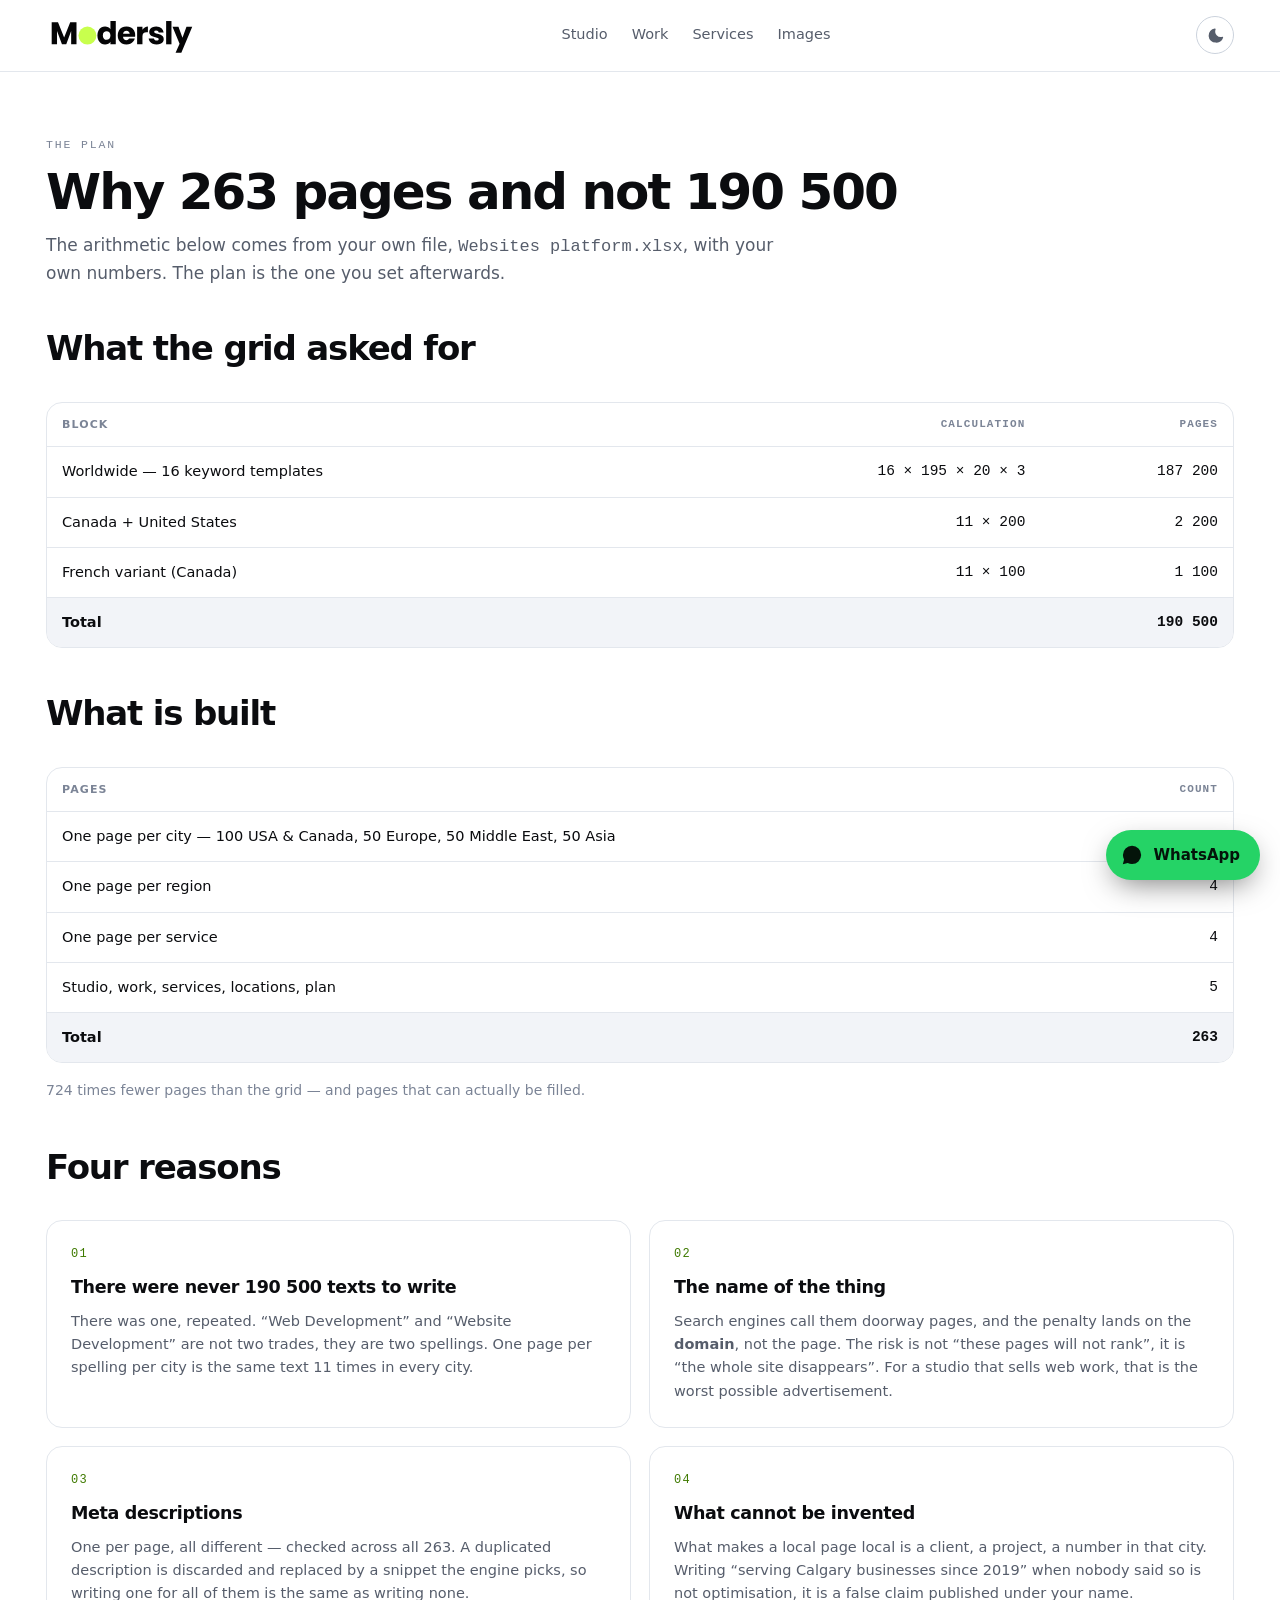
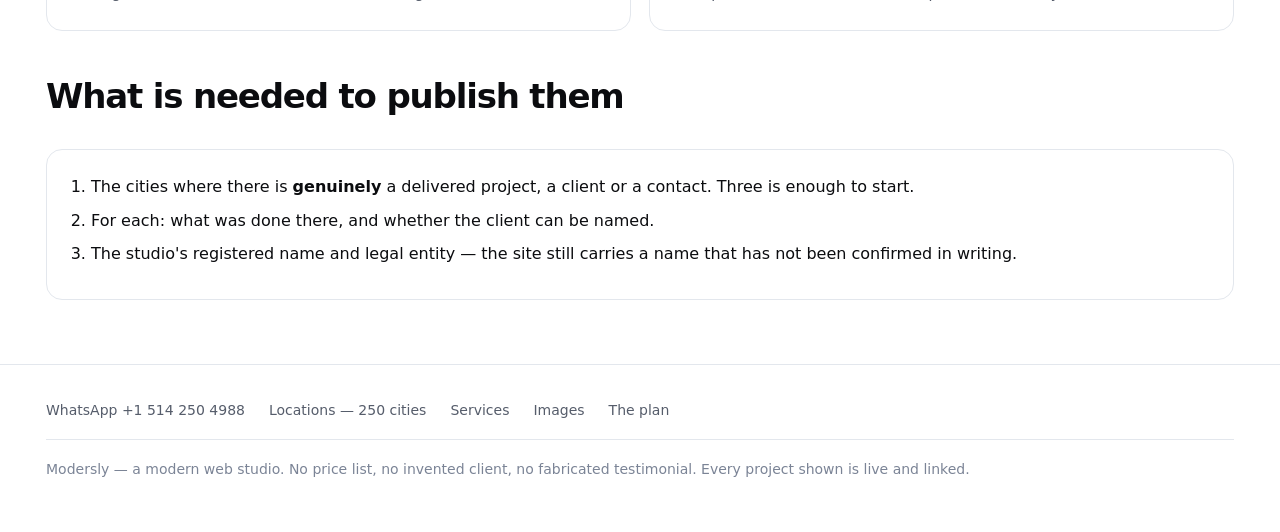
<file: plan.html>
<!doctype html>
<html lang="en">
<head>
<meta charset="utf-8">
<meta name="viewport" content="width=device-width,initial-scale=1">
<title>The plan and the numbers — Modersly</title>
<meta name="description" content="What the keyword grid asked for, what is built instead, and why one page per city rather than one per synonym.">

<link rel="canonical" href="https://modersly.com/plan.html">
<link rel="icon" type="image/svg+xml" href="assets/modersly-favicon.svg">
<link rel="apple-touch-icon" href="assets/modersly-icone.svg">
<link rel="stylesheet" href="assets/site.css?v=10">
<script>
/* Pose le mode choisi AVANT que la page ne se peigne. Sans ce script ici, un
   visiteur qui a choisi le clair verrait un eclair noir a chaque page : la
   feuille s'applique d'abord, le choix seulement apres le chargement. */
(function(){try{var m=localStorage.getItem("modersly-mode");
if(m==="light"||m==="dark"){document.documentElement.setAttribute("data-theme",m);}
}catch(e){}})();
</script>
</head>
<body>



<header class="top"><div class="wrap bar">
  <a class="marque" href="index.html" aria-label="Modersly, home">
    <img class="sombre" src="assets/modersly-logo-sombre.svg" alt="Modersly"
         width="150" height="39">
    <img class="clair" src="assets/modersly-logo-clair.svg" alt="Modersly"
         width="150" height="39">
  </a>
  <nav class="nav"><a href="index.html">Studio</a><a href="index.html#work">Work</a><a href="services.html">Services</a><a href="images.html">Images</a></nav>
  <button class="bascule" type="button" id="bascule"
          aria-label="Switch between light and dark">
    <svg class="soleil" viewBox="0 0 24 24" aria-hidden="true"><path d="M12 17a5 5 0 1 1 0-10 5 5 0 0 1 0 10zm0-13a1 1 0 0 1-1-1V1a1 1 0 1 1 2 0v2a1 1 0 0 1-1 1zm0 19a1 1 0 0 1-1-1v-2a1 1 0 1 1 2 0v2a1 1 0 0 1-1 1zM4 13H2a1 1 0 1 1 0-2h2a1 1 0 1 1 0 2zm18 0h-2a1 1 0 1 1 0-2h2a1 1 0 1 1 0 2zM5.6 6.99a1 1 0 0 1-.7-.29L3.49 5.28a1 1 0 0 1 1.41-1.41L6.31 5.3a1 1 0 0 1-.71 1.7zm12.79 12.8a1 1 0 0 1-.71-.3l-1.4-1.41a1 1 0 1 1 1.41-1.41l1.41 1.41a1 1 0 0 1-.71 1.7zM18.4 6.99a1 1 0 0 1-.71-1.7l1.41-1.42a1 1 0 1 1 1.41 1.41L19.1 6.7a1 1 0 0 1-.7.29zM5.6 19.79a1 1 0 0 1-.71-1.71l1.41-1.41a1 1 0 1 1 1.41 1.41L6.3 19.5a1 1 0 0 1-.7.29z"/></svg>
    <svg class="lune" viewBox="0 0 24 24" aria-hidden="true"><path d="M12.3 22a10 10 0 0 1-1.3-19.92 1 1 0 0 1 1.1 1.35 8 8 0 0 0 9.47 10.5 1 1 0 0 1 1.15 1.35A10 10 0 0 1 12.3 22z"/></svg>
  </button>
</div></header>

<main>

<section class="sec"><div class="wrap">
  <span class="oeil">The plan</span>
  <h1 class="titre">Why 263 pages and not 190 500</h1>
  <p class="chapeau">The arithmetic below comes from your own file,
  <code>Websites platform.xlsx</code>, with your own numbers. The plan is the
  one you set afterwards.</p>

  <div class="sec-h" style="margin-top:34px"><h2>What the grid asked for</h2></div>
  <div class="enroule"><table class="tab">
    <thead><tr><th>Block</th><th class="n">Calculation</th><th class="n">Pages</th></tr></thead>
    <tbody>
      <tr><td>Worldwide &mdash; 16 keyword templates</td>
        <td class="n">16 &times; 195 &times;
          20 &times; 3</td>
        <td class="n">187 200</td></tr>
      <tr><td>Canada + United States</td>
        <td class="n">11 &times; 200</td>
        <td class="n">2 200</td></tr>
      <tr><td>French variant (Canada)</td>
        <td class="n">11 &times; 100</td>
        <td class="n">1 100</td></tr>
      <tr class="total"><td><b>Total</b></td><td class="n"></td>
        <td class="n"><b>190 500</b></td></tr>
    </tbody>
  </table></div>

  <div class="sec-h" style="margin-top:38px"><h2>What is built</h2></div>
  <div class="enroule"><table class="tab">
    <thead><tr><th>Pages</th><th class="n">Count</th></tr></thead>
    <tbody>
      <tr><td>One page per city &mdash; 100 USA &amp; Canada, 50 Europe,
        50 Middle East, 50 Asia</td>
        <td class="n">250</td></tr>
      <tr><td>One page per region</td><td class="n">4</td></tr>
      <tr><td>One page per service</td><td class="n">4</td></tr>
      <tr><td>Studio, work, services, locations, plan</td>
        <td class="n">5</td></tr>
      <tr class="total"><td><b>Total</b></td>
        <td class="n"><b>263</b></td></tr>
    </tbody>
  </table></div>
  <p class="note" style="margin-top:16px">724 times
  fewer pages than the grid &mdash; and pages that can actually be filled.</p>

  <div class="sec-h" style="margin-top:38px"><h2>Four reasons</h2></div>
  <div class="grille g2">
    <div class="carte"><span class="num">01</span>
      <h3>There were never 190 500 texts to write</h3>
      <p>There was one, repeated. &ldquo;Web Development&rdquo; and
      &ldquo;Website Development&rdquo; are not two trades, they are two
      spellings. One page per spelling per city is the same text
      11 times in every city.</p></div>
    <div class="carte"><span class="num">02</span>
      <h3>The name of the thing</h3>
      <p>Search engines call them doorway pages, and the penalty lands on the
      <b>domain</b>, not the page. The risk is not &ldquo;these pages will not
      rank&rdquo;, it is &ldquo;the whole site disappears&rdquo;. For a studio
      that sells web work, that is the worst possible advertisement.</p></div>
    <div class="carte"><span class="num">03</span>
      <h3>Meta descriptions</h3>
      <p>One per page, all different &mdash; checked across all
      263. A duplicated description is discarded and replaced
      by a snippet the engine picks, so writing one for all of them is the same
      as writing none.</p></div>
    <div class="carte"><span class="num">04</span>
      <h3>What cannot be invented</h3>
      <p>What makes a local page local is a client, a project, a number in that
      city. Writing &ldquo;serving Calgary businesses since 2019&rdquo; when
      nobody said so is not optimisation, it is a false claim published under
      your name.</p></div>
  </div>

  <div class="sec-h" style="margin-top:38px"><h2>What is needed to publish them</h2></div>
  <div class="encadre"><ol>
    <li>The cities where there is <b>genuinely</b> a delivered project, a
    client or a contact. Three is enough to start.</li>
    <li>For each: what was done there, and whether the client can be named.</li>
    <li>The studio's registered name and legal entity &mdash; the site still
    carries a name that has not been confirmed in writing.</li>
  </ol></div>
</div></section>

</main>

<a class="wa" href="https://wa.me/15142504988" target="_blank" rel="noopener"
   aria-label="Write to us on WhatsApp, +1 514 250 4988">
  <svg viewBox="0 0 24 24" aria-hidden="true"><path d="M17.47 14.38c-.3-.15-1.76-.87-2.03-.97-.27-.1-.47-.15-.67.15-.2.3-.77.96-.94 1.16-.17.2-.35.22-.65.08-.3-.15-1.26-.46-2.4-1.48-.89-.79-1.49-1.76-1.66-2.06-.17-.3-.02-.46.13-.61.14-.13.3-.35.45-.52.15-.17.2-.3.3-.5.1-.2.05-.37-.02-.52-.08-.15-.67-1.61-.92-2.2-.24-.58-.49-.5-.67-.51h-.57c-.2 0-.52.07-.79.37-.27.3-1.04 1.02-1.04 2.48s1.06 2.88 1.21 3.08c.15.2 2.1 3.2 5.08 4.49.71.3 1.26.49 1.69.63.71.22 1.36.19 1.87.12.57-.09 1.76-.72 2.01-1.41.25-.7.25-1.29.17-1.42-.07-.13-.27-.2-.57-.35zM12.04 2A9.96 9.96 0 0 0 2.08 12c0 1.76.46 3.42 1.28 4.86L2 22l5.26-1.38a9.9 9.9 0 0 0 4.78 1.22h.01A9.96 9.96 0 0 0 22 12 9.96 9.96 0 0 0 12.04 2z"/></svg>
  <span class="txt">WhatsApp</span>
</a>

<footer class="pied"><div class="wrap">
  <div class="pied-liens">
    <a href="https://wa.me/15142504988" target="_blank" rel="noopener">WhatsApp +1 514 250 4988</a>
    <a href="villes.html">Locations &mdash; 250 cities</a>
    <a href="services.html">Services</a>
    <a href="images.html">Images</a>
    <a href="plan.html">The plan</a>
  </div>
  <p style="margin:18px 0 0">Modersly &mdash; a modern web studio. No price
  list, no invented client, no fabricated testimonial. Every project shown is
  live and linked.</p>
</div></footer>

<script>
/* Les effets ne s'activent QUE si le visiteur accepte les animations, et le
   contenu est visible par defaut : la classe qui le cache n'est posee que si
   l'observateur existe vraiment. Un effet qui cache le contenu quand il
   echoue n'est pas un effet, c'est une panne. */
(function () {
  var bouge = window.matchMedia
    && !window.matchMedia('(prefers-reduced-motion: reduce)').matches;
  if (!bouge || !('IntersectionObserver' in window)) return;

  document.documentElement.classList.add('anime');
  var vus = new IntersectionObserver(function (entrees) {
    entrees.forEach(function (e) {
      if (e.isIntersecting) { e.target.classList.add('vu'); vus.unobserve(e.target); }
    });
  }, { rootMargin: '0px 0px -8% 0px', threshold: 0.08 });
  document.querySelectorAll('.rev').forEach(function (el) { vus.observe(el); });
})();

/* La bascule clair / sombre. Le choix est garde d'une page a l'autre ; sans
   ca il faudrait le refaire a chaque clic dans le menu. */
(function () {
  var b = document.getElementById('bascule');
  if (!b) return;
  b.addEventListener('click', function () {
    var r = document.documentElement;
    var actuel = r.getAttribute('data-theme');
    if (!actuel) {
      var sysClair = window.matchMedia
        && window.matchMedia('(prefers-color-scheme: light)').matches;
      actuel = sysClair ? 'light' : 'dark';
    }
    var suivant = actuel === 'light' ? 'dark' : 'light';
    r.setAttribute('data-theme', suivant);
    try { localStorage.setItem('modersly-mode', suivant); } catch (e) {}
  });
})();
</script>

</body>
</html>
</file>
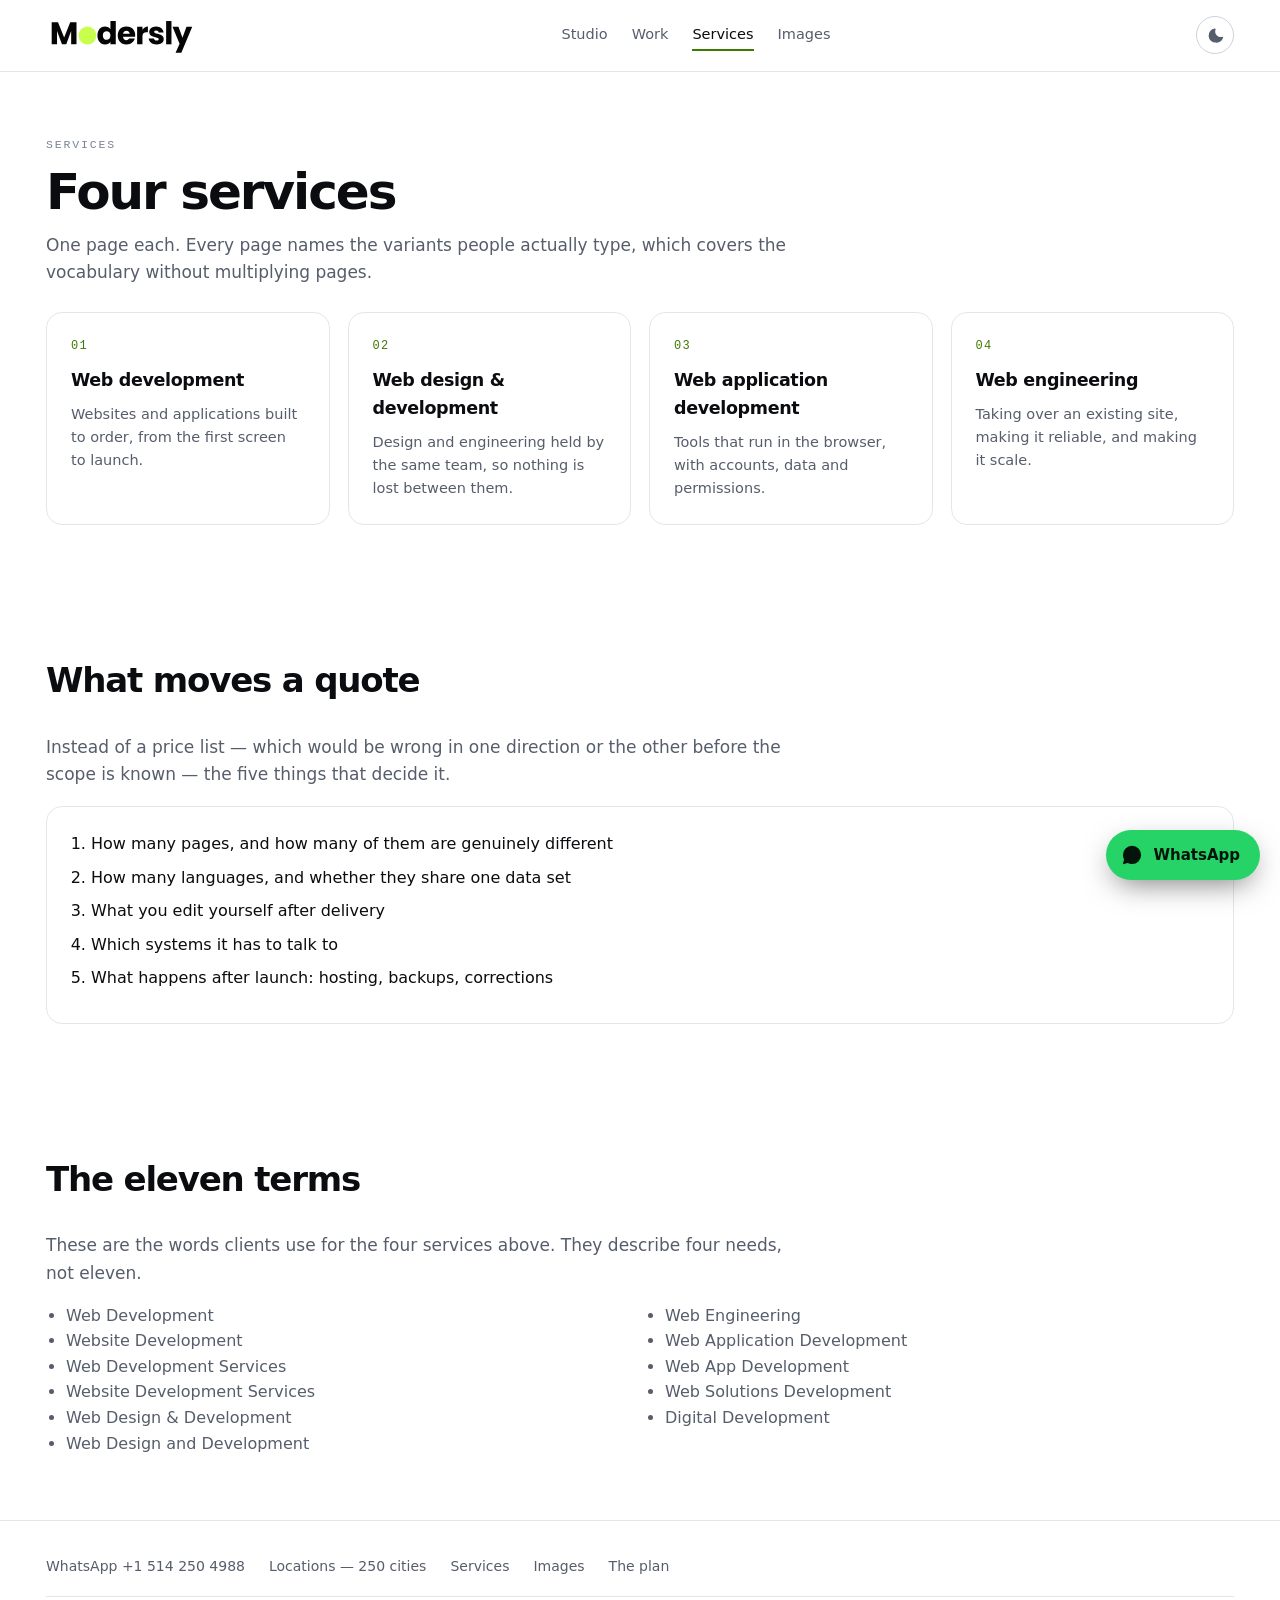
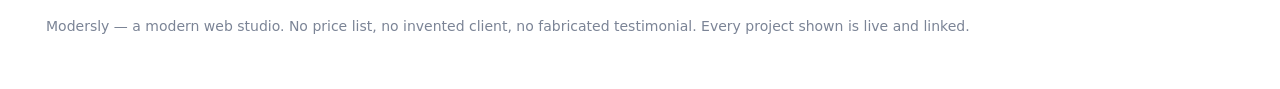
<file: services.html>
<!doctype html>
<html lang="en">
<head>
<meta charset="utf-8">
<meta name="viewport" content="width=device-width,initial-scale=1">
<title>Services — Modersly</title>
<meta name="description" content="Four web development services, the eleven names clients give them, and the five things that move a quote.">

<link rel="canonical" href="https://modersly.com/services.html">
<link rel="icon" type="image/svg+xml" href="assets/modersly-favicon.svg">
<link rel="apple-touch-icon" href="assets/modersly-icone.svg">
<link rel="stylesheet" href="assets/site.css?v=10">
<script>
/* Pose le mode choisi AVANT que la page ne se peigne. Sans ce script ici, un
   visiteur qui a choisi le clair verrait un eclair noir a chaque page : la
   feuille s'applique d'abord, le choix seulement apres le chargement. */
(function(){try{var m=localStorage.getItem("modersly-mode");
if(m==="light"||m==="dark"){document.documentElement.setAttribute("data-theme",m);}
}catch(e){}})();
</script>
</head>
<body>



<header class="top"><div class="wrap bar">
  <a class="marque" href="index.html" aria-label="Modersly, home">
    <img class="sombre" src="assets/modersly-logo-sombre.svg" alt="Modersly"
         width="150" height="39">
    <img class="clair" src="assets/modersly-logo-clair.svg" alt="Modersly"
         width="150" height="39">
  </a>
  <nav class="nav"><a href="index.html">Studio</a><a href="index.html#work">Work</a><a href="services.html" aria-current="page">Services</a><a href="images.html">Images</a></nav>
  <button class="bascule" type="button" id="bascule"
          aria-label="Switch between light and dark">
    <svg class="soleil" viewBox="0 0 24 24" aria-hidden="true"><path d="M12 17a5 5 0 1 1 0-10 5 5 0 0 1 0 10zm0-13a1 1 0 0 1-1-1V1a1 1 0 1 1 2 0v2a1 1 0 0 1-1 1zm0 19a1 1 0 0 1-1-1v-2a1 1 0 1 1 2 0v2a1 1 0 0 1-1 1zM4 13H2a1 1 0 1 1 0-2h2a1 1 0 1 1 0 2zm18 0h-2a1 1 0 1 1 0-2h2a1 1 0 1 1 0 2zM5.6 6.99a1 1 0 0 1-.7-.29L3.49 5.28a1 1 0 0 1 1.41-1.41L6.31 5.3a1 1 0 0 1-.71 1.7zm12.79 12.8a1 1 0 0 1-.71-.3l-1.4-1.41a1 1 0 1 1 1.41-1.41l1.41 1.41a1 1 0 0 1-.71 1.7zM18.4 6.99a1 1 0 0 1-.71-1.7l1.41-1.42a1 1 0 1 1 1.41 1.41L19.1 6.7a1 1 0 0 1-.7.29zM5.6 19.79a1 1 0 0 1-.71-1.71l1.41-1.41a1 1 0 1 1 1.41 1.41L6.3 19.5a1 1 0 0 1-.7.29z"/></svg>
    <svg class="lune" viewBox="0 0 24 24" aria-hidden="true"><path d="M12.3 22a10 10 0 0 1-1.3-19.92 1 1 0 0 1 1.1 1.35 8 8 0 0 0 9.47 10.5 1 1 0 0 1 1.15 1.35A10 10 0 0 1 12.3 22z"/></svg>
  </button>
</div></header>

<main>

<section class="sec"><div class="wrap">
  <span class="oeil">Services</span>
  <h1 class="titre">Four services</h1>
  <p class="chapeau">One page each. Every page names the variants people
  actually type, which covers the vocabulary without multiplying pages.</p>
  <div class="grille g4" style="margin-top:26px"><a class="carte" href="service-web-development.html">
      <span class="num">01</span>
      <h3>Web development</h3><p>Websites and applications built to order, from the first screen to launch.</p></a><a class="carte" href="service-web-design-development.html">
      <span class="num">02</span>
      <h3>Web design &amp; development</h3><p>Design and engineering held by the same team, so nothing is lost between them.</p></a><a class="carte" href="service-web-application-development.html">
      <span class="num">03</span>
      <h3>Web application development</h3><p>Tools that run in the browser, with accounts, data and permissions.</p></a><a class="carte" href="service-web-engineering.html">
      <span class="num">04</span>
      <h3>Web engineering</h3><p>Taking over an existing site, making it reliable, and making it scale.</p></a></div>
</div></section>

<section class="sec"><div class="wrap">
  <div class="sec-h"><h2>What moves a quote</h2></div>
  <p class="chapeau">Instead of a price list &mdash; which would be wrong in one
  direction or the other before the scope is known &mdash; the five things that
  decide it.</p>
  <div class="encadre" style="margin-top:18px"><ol><li>How many pages, and how many of them are genuinely different</li><li>How many languages, and whether they share one data set</li><li>What you edit yourself after delivery</li><li>Which systems it has to talk to</li><li>What happens after launch: hosting, backups, corrections</li></ol></div>
</div></section>

<section class="sec"><div class="wrap">
  <div class="sec-h"><h2>The eleven terms</h2></div>
  <p class="chapeau">These are the words clients use for the four services
  above. They describe four needs, not eleven.</p>
  <ul class="liste2" style="margin-top:16px"><li>Web Development</li><li>Website Development</li><li>Web Development Services</li><li>Website Development Services</li><li>Web Design &amp; Development</li><li>Web Design and Development</li><li>Web Engineering</li><li>Web Application Development</li><li>Web App Development</li><li>Web Solutions Development</li><li>Digital Development</li></ul>
</div></section>

</main>

<a class="wa" href="https://wa.me/15142504988" target="_blank" rel="noopener"
   aria-label="Write to us on WhatsApp, +1 514 250 4988">
  <svg viewBox="0 0 24 24" aria-hidden="true"><path d="M17.47 14.38c-.3-.15-1.76-.87-2.03-.97-.27-.1-.47-.15-.67.15-.2.3-.77.96-.94 1.16-.17.2-.35.22-.65.08-.3-.15-1.26-.46-2.4-1.48-.89-.79-1.49-1.76-1.66-2.06-.17-.3-.02-.46.13-.61.14-.13.3-.35.45-.52.15-.17.2-.3.3-.5.1-.2.05-.37-.02-.52-.08-.15-.67-1.61-.92-2.2-.24-.58-.49-.5-.67-.51h-.57c-.2 0-.52.07-.79.37-.27.3-1.04 1.02-1.04 2.48s1.06 2.88 1.21 3.08c.15.2 2.1 3.2 5.08 4.49.71.3 1.26.49 1.69.63.71.22 1.36.19 1.87.12.57-.09 1.76-.72 2.01-1.41.25-.7.25-1.29.17-1.42-.07-.13-.27-.2-.57-.35zM12.04 2A9.96 9.96 0 0 0 2.08 12c0 1.76.46 3.42 1.28 4.86L2 22l5.26-1.38a9.9 9.9 0 0 0 4.78 1.22h.01A9.96 9.96 0 0 0 22 12 9.96 9.96 0 0 0 12.04 2z"/></svg>
  <span class="txt">WhatsApp</span>
</a>

<footer class="pied"><div class="wrap">
  <div class="pied-liens">
    <a href="https://wa.me/15142504988" target="_blank" rel="noopener">WhatsApp +1 514 250 4988</a>
    <a href="villes.html">Locations &mdash; 250 cities</a>
    <a href="services.html">Services</a>
    <a href="images.html">Images</a>
    <a href="plan.html">The plan</a>
  </div>
  <p style="margin:18px 0 0">Modersly &mdash; a modern web studio. No price
  list, no invented client, no fabricated testimonial. Every project shown is
  live and linked.</p>
</div></footer>

<script>
/* Les effets ne s'activent QUE si le visiteur accepte les animations, et le
   contenu est visible par defaut : la classe qui le cache n'est posee que si
   l'observateur existe vraiment. Un effet qui cache le contenu quand il
   echoue n'est pas un effet, c'est une panne. */
(function () {
  var bouge = window.matchMedia
    && !window.matchMedia('(prefers-reduced-motion: reduce)').matches;
  if (!bouge || !('IntersectionObserver' in window)) return;

  document.documentElement.classList.add('anime');
  var vus = new IntersectionObserver(function (entrees) {
    entrees.forEach(function (e) {
      if (e.isIntersecting) { e.target.classList.add('vu'); vus.unobserve(e.target); }
    });
  }, { rootMargin: '0px 0px -8% 0px', threshold: 0.08 });
  document.querySelectorAll('.rev').forEach(function (el) { vus.observe(el); });
})();

/* La bascule clair / sombre. Le choix est garde d'une page a l'autre ; sans
   ca il faudrait le refaire a chaque clic dans le menu. */
(function () {
  var b = document.getElementById('bascule');
  if (!b) return;
  b.addEventListener('click', function () {
    var r = document.documentElement;
    var actuel = r.getAttribute('data-theme');
    if (!actuel) {
      var sysClair = window.matchMedia
        && window.matchMedia('(prefers-color-scheme: light)').matches;
      actuel = sysClair ? 'light' : 'dark';
    }
    var suivant = actuel === 'light' ? 'dark' : 'light';
    r.setAttribute('data-theme', suivant);
    try { localStorage.setItem('modersly-mode', suivant); } catch (e) {}
  });
})();
</script>

</body>
</html>
</file>
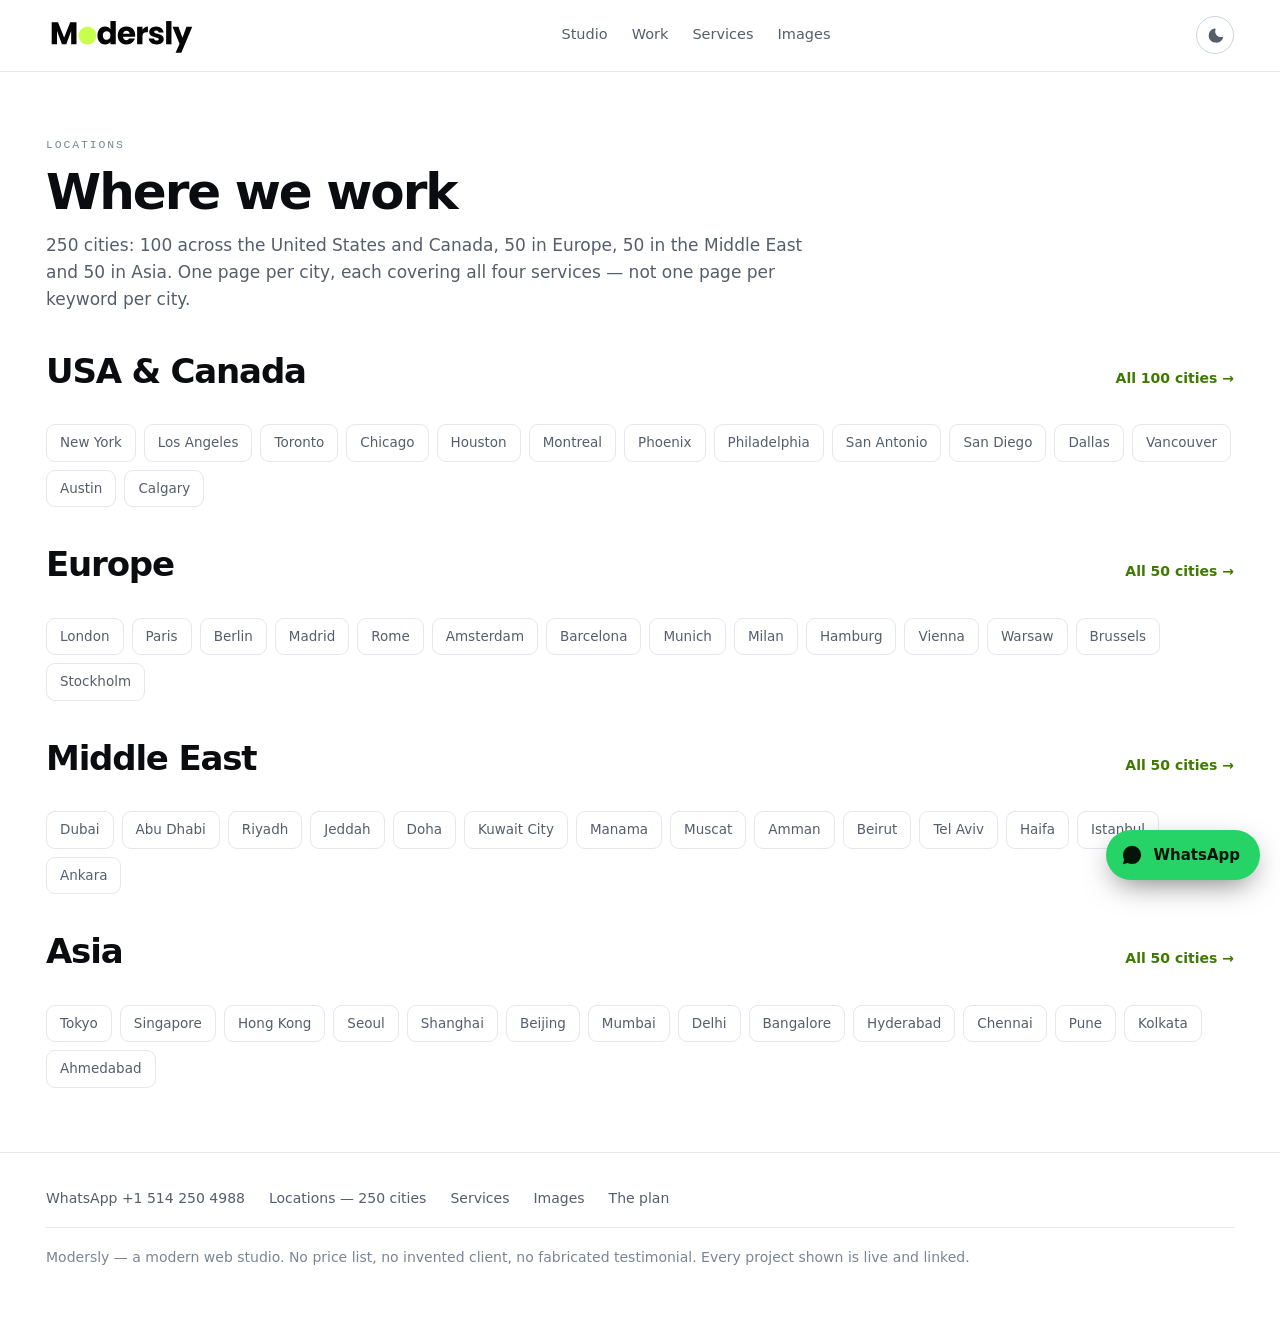
<file: villes.html>
<!doctype html>
<html lang="en">
<head>
<meta charset="utf-8">
<meta name="viewport" content="width=device-width,initial-scale=1">
<title>Locations — Modersly</title>
<meta name="description" content="The 250 cities covered: 100 across the USA and Canada, 50 in Europe, 50 in the Middle East, 50 in Asia.">

<link rel="canonical" href="https://modersly.com/villes.html">
<link rel="icon" type="image/svg+xml" href="assets/modersly-favicon.svg">
<link rel="apple-touch-icon" href="assets/modersly-icone.svg">
<link rel="stylesheet" href="assets/site.css?v=10">
<script>
/* Pose le mode choisi AVANT que la page ne se peigne. Sans ce script ici, un
   visiteur qui a choisi le clair verrait un eclair noir a chaque page : la
   feuille s'applique d'abord, le choix seulement apres le chargement. */
(function(){try{var m=localStorage.getItem("modersly-mode");
if(m==="light"||m==="dark"){document.documentElement.setAttribute("data-theme",m);}
}catch(e){}})();
</script>
</head>
<body>



<header class="top"><div class="wrap bar">
  <a class="marque" href="index.html" aria-label="Modersly, home">
    <img class="sombre" src="assets/modersly-logo-sombre.svg" alt="Modersly"
         width="150" height="39">
    <img class="clair" src="assets/modersly-logo-clair.svg" alt="Modersly"
         width="150" height="39">
  </a>
  <nav class="nav"><a href="index.html">Studio</a><a href="index.html#work">Work</a><a href="services.html">Services</a><a href="images.html">Images</a></nav>
  <button class="bascule" type="button" id="bascule"
          aria-label="Switch between light and dark">
    <svg class="soleil" viewBox="0 0 24 24" aria-hidden="true"><path d="M12 17a5 5 0 1 1 0-10 5 5 0 0 1 0 10zm0-13a1 1 0 0 1-1-1V1a1 1 0 1 1 2 0v2a1 1 0 0 1-1 1zm0 19a1 1 0 0 1-1-1v-2a1 1 0 1 1 2 0v2a1 1 0 0 1-1 1zM4 13H2a1 1 0 1 1 0-2h2a1 1 0 1 1 0 2zm18 0h-2a1 1 0 1 1 0-2h2a1 1 0 1 1 0 2zM5.6 6.99a1 1 0 0 1-.7-.29L3.49 5.28a1 1 0 0 1 1.41-1.41L6.31 5.3a1 1 0 0 1-.71 1.7zm12.79 12.8a1 1 0 0 1-.71-.3l-1.4-1.41a1 1 0 1 1 1.41-1.41l1.41 1.41a1 1 0 0 1-.71 1.7zM18.4 6.99a1 1 0 0 1-.71-1.7l1.41-1.42a1 1 0 1 1 1.41 1.41L19.1 6.7a1 1 0 0 1-.7.29zM5.6 19.79a1 1 0 0 1-.71-1.71l1.41-1.41a1 1 0 1 1 1.41 1.41L6.3 19.5a1 1 0 0 1-.7.29z"/></svg>
    <svg class="lune" viewBox="0 0 24 24" aria-hidden="true"><path d="M12.3 22a10 10 0 0 1-1.3-19.92 1 1 0 0 1 1.1 1.35 8 8 0 0 0 9.47 10.5 1 1 0 0 1 1.15 1.35A10 10 0 0 1 12.3 22z"/></svg>
  </button>
</div></header>

<main>

<section class="sec"><div class="wrap">
  <span class="oeil">Locations</span>
  <h1 class="titre">Where we work</h1>
  <p class="chapeau">250 cities: 100 across the
  United States and Canada, 50 in Europe,
  50 in the Middle East and 50 in Asia.
  One page per city, each covering all four services &mdash; not one page per
  keyword per city.</p>
  <div class="sec-h" style="margin-top:30px">
            <h2>USA &amp; Canada</h2>
            <a class="plus" href="region-amerique-nord.html">All 100 cities &rarr;</a></div>
          <div class="villes-liens"><a href="ville-new-york.html">New York</a><a href="ville-los-angeles.html">Los Angeles</a><a href="ville-toronto.html">Toronto</a><a href="ville-chicago.html">Chicago</a><a href="ville-houston.html">Houston</a><a href="ville-montreal.html">Montreal</a><a href="ville-phoenix.html">Phoenix</a><a href="ville-philadelphia.html">Philadelphia</a><a href="ville-san-antonio.html">San Antonio</a><a href="ville-san-diego.html">San Diego</a><a href="ville-dallas.html">Dallas</a><a href="ville-vancouver.html">Vancouver</a><a href="ville-austin.html">Austin</a><a href="ville-calgary.html">Calgary</a></div><div class="sec-h" style="margin-top:30px">
            <h2>Europe</h2>
            <a class="plus" href="region-europe.html">All 50 cities &rarr;</a></div>
          <div class="villes-liens"><a href="ville-london.html">London</a><a href="ville-paris.html">Paris</a><a href="ville-berlin.html">Berlin</a><a href="ville-madrid.html">Madrid</a><a href="ville-rome.html">Rome</a><a href="ville-amsterdam.html">Amsterdam</a><a href="ville-barcelona.html">Barcelona</a><a href="ville-munich.html">Munich</a><a href="ville-milan.html">Milan</a><a href="ville-hamburg.html">Hamburg</a><a href="ville-vienna.html">Vienna</a><a href="ville-warsaw.html">Warsaw</a><a href="ville-brussels.html">Brussels</a><a href="ville-stockholm.html">Stockholm</a></div><div class="sec-h" style="margin-top:30px">
            <h2>Middle East</h2>
            <a class="plus" href="region-moyen-orient.html">All 50 cities &rarr;</a></div>
          <div class="villes-liens"><a href="ville-dubai.html">Dubai</a><a href="ville-abu-dhabi.html">Abu Dhabi</a><a href="ville-riyadh.html">Riyadh</a><a href="ville-jeddah.html">Jeddah</a><a href="ville-doha.html">Doha</a><a href="ville-kuwait-city.html">Kuwait City</a><a href="ville-manama.html">Manama</a><a href="ville-muscat.html">Muscat</a><a href="ville-amman.html">Amman</a><a href="ville-beirut.html">Beirut</a><a href="ville-tel-aviv.html">Tel Aviv</a><a href="ville-haifa.html">Haifa</a><a href="ville-istanbul.html">Istanbul</a><a href="ville-ankara.html">Ankara</a></div><div class="sec-h" style="margin-top:30px">
            <h2>Asia</h2>
            <a class="plus" href="region-asie.html">All 50 cities &rarr;</a></div>
          <div class="villes-liens"><a href="ville-tokyo.html">Tokyo</a><a href="ville-singapore.html">Singapore</a><a href="ville-hong-kong.html">Hong Kong</a><a href="ville-seoul.html">Seoul</a><a href="ville-shanghai.html">Shanghai</a><a href="ville-beijing.html">Beijing</a><a href="ville-mumbai.html">Mumbai</a><a href="ville-delhi.html">Delhi</a><a href="ville-bangalore.html">Bangalore</a><a href="ville-hyderabad.html">Hyderabad</a><a href="ville-chennai.html">Chennai</a><a href="ville-pune.html">Pune</a><a href="ville-kolkata.html">Kolkata</a><a href="ville-ahmedabad.html">Ahmedabad</a></div>
</div></section>

</main>

<a class="wa" href="https://wa.me/15142504988" target="_blank" rel="noopener"
   aria-label="Write to us on WhatsApp, +1 514 250 4988">
  <svg viewBox="0 0 24 24" aria-hidden="true"><path d="M17.47 14.38c-.3-.15-1.76-.87-2.03-.97-.27-.1-.47-.15-.67.15-.2.3-.77.96-.94 1.16-.17.2-.35.22-.65.08-.3-.15-1.26-.46-2.4-1.48-.89-.79-1.49-1.76-1.66-2.06-.17-.3-.02-.46.13-.61.14-.13.3-.35.45-.52.15-.17.2-.3.3-.5.1-.2.05-.37-.02-.52-.08-.15-.67-1.61-.92-2.2-.24-.58-.49-.5-.67-.51h-.57c-.2 0-.52.07-.79.37-.27.3-1.04 1.02-1.04 2.48s1.06 2.88 1.21 3.08c.15.2 2.1 3.2 5.08 4.49.71.3 1.26.49 1.69.63.71.22 1.36.19 1.87.12.57-.09 1.76-.72 2.01-1.41.25-.7.25-1.29.17-1.42-.07-.13-.27-.2-.57-.35zM12.04 2A9.96 9.96 0 0 0 2.08 12c0 1.76.46 3.42 1.28 4.86L2 22l5.26-1.38a9.9 9.9 0 0 0 4.78 1.22h.01A9.96 9.96 0 0 0 22 12 9.96 9.96 0 0 0 12.04 2z"/></svg>
  <span class="txt">WhatsApp</span>
</a>

<footer class="pied"><div class="wrap">
  <div class="pied-liens">
    <a href="https://wa.me/15142504988" target="_blank" rel="noopener">WhatsApp +1 514 250 4988</a>
    <a href="villes.html">Locations &mdash; 250 cities</a>
    <a href="services.html">Services</a>
    <a href="images.html">Images</a>
    <a href="plan.html">The plan</a>
  </div>
  <p style="margin:18px 0 0">Modersly &mdash; a modern web studio. No price
  list, no invented client, no fabricated testimonial. Every project shown is
  live and linked.</p>
</div></footer>

<script>
/* Les effets ne s'activent QUE si le visiteur accepte les animations, et le
   contenu est visible par defaut : la classe qui le cache n'est posee que si
   l'observateur existe vraiment. Un effet qui cache le contenu quand il
   echoue n'est pas un effet, c'est une panne. */
(function () {
  var bouge = window.matchMedia
    && !window.matchMedia('(prefers-reduced-motion: reduce)').matches;
  if (!bouge || !('IntersectionObserver' in window)) return;

  document.documentElement.classList.add('anime');
  var vus = new IntersectionObserver(function (entrees) {
    entrees.forEach(function (e) {
      if (e.isIntersecting) { e.target.classList.add('vu'); vus.unobserve(e.target); }
    });
  }, { rootMargin: '0px 0px -8% 0px', threshold: 0.08 });
  document.querySelectorAll('.rev').forEach(function (el) { vus.observe(el); });
})();

/* La bascule clair / sombre. Le choix est garde d'une page a l'autre ; sans
   ca il faudrait le refaire a chaque clic dans le menu. */
(function () {
  var b = document.getElementById('bascule');
  if (!b) return;
  b.addEventListener('click', function () {
    var r = document.documentElement;
    var actuel = r.getAttribute('data-theme');
    if (!actuel) {
      var sysClair = window.matchMedia
        && window.matchMedia('(prefers-color-scheme: light)').matches;
      actuel = sysClair ? 'light' : 'dark';
    }
    var suivant = actuel === 'light' ? 'dark' : 'light';
    r.setAttribute('data-theme', suivant);
    try { localStorage.setItem('modersly-mode', suivant); } catch (e) {}
  });
})();
</script>

</body>
</html>
</file>
<file: assets/site.css>
/* Modersly — one stylesheet, no framework, no font loaded from another
   domain. The look he asked for: modern studio, black, large type, motion
   used sparingly.

   MOTION IS OPT-OUT AWARE. Everything that moves is disabled under
   prefers-reduced-motion. An agency site that ignores that setting is
   advertising that it does not know the platform it sells. */

:root{
  --noir:#050506;
  --noir2:#0B0B0D;
  --panneau:#111114;
  --panneau2:#17171B;
  --trait:#232328;
  --trait-f:#33333A;
  --txt:#F7F7F8;
  --gris:#9A9AA4;
  --gris-f:#6C6C76;
  --accent:#C8FF4D;
  --accent-f:#B4EA33;
  --accent-c:rgba(200,255,77,.10);
  --ambre:#F5B544;
  --ambre-c:rgba(245,181,68,.09);
  --ambre-t:rgba(245,181,68,.32);
  --rouge:#FF6B6B;
  --rouge-c:rgba(255,107,107,.08);
  --rouge-t:rgba(255,107,107,.28);
  --ui:system-ui,-apple-system,"Segoe UI",Roboto,"Helvetica Neue",Arial,sans-serif;
  --mono:ui-monospace,"SFMono-Regular",Menlo,Consolas,monospace;
  --voile:rgba(5,5,6,.72);
  --lueur:.16;
  --r:16px;
}

/* ---- LE MODE CLAIR -------------------------------------------------------
   Le noir reste le defaut : c'est ce qu'il a demande. Le clair s'active de
   deux facons, et la seconde l'emporte toujours sur la premiere :
     1. le reglage du systeme du visiteur (prefers-color-scheme) ;
     2. son choix explicite sur le site, garde d'une page a l'autre.
   Le `:not([data-theme])` est ce qui rend cet ordre correct : sans lui, un
   visiteur en systeme clair ne pourrait jamais choisir le noir, son systeme
   reprendrait la main a chaque page.

   L'accent lime est illisible en texte sur blanc (contraste ~1,4:1). Le mode
   clair prend donc un vert fonce pour le TEXTE et les liens, et garde le lime
   pour les aplats et le point du logo, ou il est decoratif. */
@media (prefers-color-scheme: light){
  :root:not([data-theme]){
    --noir:#FFFFFF; --noir2:#F5F7FA; --panneau:#FFFFFF; --panneau2:#F2F4F8;
    --trait:#E3E7ED; --trait-f:#CBD2DC;
    --txt:#0B0C0F; --gris:#565D6B; --gris-f:#7B8496;
    --accent:#3F7A00; --accent-f:#2F5C00; --accent-c:rgba(63,122,0,.10);
    --ambre:#8A5A05; --ambre-c:rgba(245,181,68,.16); --ambre-t:#E8C27A;
    --rouge:#B42318; --rouge-c:rgba(180,35,24,.06); --rouge-t:#F4C7C3;
    --voile:rgba(255,255,255,.78); --lueur:.05;
  }
}
:root[data-theme="light"]{
  --noir:#FFFFFF; --noir2:#F5F7FA; --panneau:#FFFFFF; --panneau2:#F2F4F8;
  --trait:#E3E7ED; --trait-f:#CBD2DC;
  --txt:#0B0C0F; --gris:#565D6B; --gris-f:#7B8496;
  --accent:#3F7A00; --accent-f:#2F5C00; --accent-c:rgba(63,122,0,.10);
  --ambre:#8A5A05; --ambre-c:rgba(245,181,68,.16); --ambre-t:#E8C27A;
  --rouge:#B42318; --rouge-c:rgba(180,35,24,.06); --rouge-t:#F4C7C3;
  --voile:rgba(255,255,255,.78); --lueur:.05;
}

*,*::before,*::after{box-sizing:border-box}
html,body{margin:0;padding:0}
html{scroll-padding-top:92px;scroll-behavior:smooth}
body{background:var(--noir);color:var(--txt);font-family:var(--ui);
  font-size:16px;line-height:1.6;-webkit-font-smoothing:antialiased;
  overflow-x:hidden}
a{color:var(--accent)}
img{max-width:100%}
.wrap{max-width:1240px;margin:0 auto;padding:0 26px}

/* ---- bandeau ---- */
.avert{background:var(--ambre-c);border-bottom:1px solid var(--ambre-t);
  color:var(--ambre);font-size:13px;padding:9px 0}
.avert code{font-family:var(--mono);font-size:12px}
.avert a{color:var(--ambre)}

/* ---- header ---- */
.top{position:sticky;top:0;z-index:50;background:var(--voile);
  backdrop-filter:saturate(1.5) blur(14px);border-bottom:1px solid var(--trait)}
.bar{display:flex;align-items:center;gap:28px;padding:16px 26px;flex-wrap:wrap}
/* La marque est le LOGO, pas du texte : les lettres sont des courbes, donc
   elles ont la meme forme partout, y compris chez qui n'a pas la police. */
.marque{display:flex;align-items:center;text-decoration:none;line-height:0}
.marque img{width:150px;height:auto;display:block}
@media (max-width:660px){.marque img{width:124px}}
/* ---- le bouton clair / sombre ---- */
.bascule{margin-left:auto;background:transparent;border:1px solid var(--trait-f);
  color:var(--gris);border-radius:999px;width:38px;height:38px;cursor:pointer;
  display:grid;place-items:center;padding:0;flex:0 0 38px;order:3}
.bascule:hover{color:var(--txt);border-color:var(--txt)}
.bascule svg{width:17px;height:17px;fill:currentColor}
/* Chaque icone ne s'affiche que dans son mode : la lune quand on est en
   clair (« passer au sombre »), le soleil quand on est en sombre. */
.bascule .lune{display:none}
:root[data-theme="light"] .bascule .lune{display:block}
:root[data-theme="light"] .bascule .soleil{display:none}
@media (prefers-color-scheme: light){
  :root:not([data-theme]) .bascule .lune{display:block}
  :root:not([data-theme]) .bascule .soleil{display:none}
}

/* ---- le logo suit le mode ---- */
.marque .clair{display:none}
:root[data-theme="light"] .marque .clair{display:block}
:root[data-theme="light"] .marque .sombre{display:none}
@media (prefers-color-scheme: light){
  :root:not([data-theme]) .marque .clair{display:block}
  :root:not([data-theme]) .marque .sombre{display:none}
}

/* ---- le ciel etoile n'a de sens que sur fond noir ---- */
:root[data-theme="light"] .ciel{display:none}
@media (prefers-color-scheme: light){
  :root:not([data-theme]) .ciel{display:none}
}

.nav{margin-left:auto;display:flex;gap:24px;flex-wrap:wrap;font-size:14.5px;order:2}
.nav a{color:var(--gris);text-decoration:none;padding:3px 0;
  border-bottom:2px solid transparent}
.nav a:hover{color:var(--txt)}
.nav a[aria-current="page"]{color:var(--txt);border-bottom-color:var(--accent)}

/* ---- hero ---- */
.hero{position:relative;padding:96px 0 78px;overflow:hidden;
  border-bottom:1px solid var(--trait)}
.hero::before{content:"";position:absolute;inset:-30% -10% auto -10%;height:80%;
  background:radial-gradient(60% 60% at 25% 30%, rgba(200,255,77,.10), transparent 70%),
             radial-gradient(50% 50% at 80% 10%, rgba(200,255,77,.05), transparent 70%);
  pointer-events:none}
.hero .wrap{position:relative}
.hero h1{font-size:clamp(40px,7.6vw,92px);line-height:.98;letter-spacing:-.05em;
  margin:0 0 24px;max-width:15ch;font-weight:800}
.hero h1 em{font-style:normal;color:var(--accent)}
.lede{font-size:clamp(17px,2vw,20px);color:var(--gris);max-width:58ch;margin:0}
.chiffres{display:flex;gap:44px;flex-wrap:wrap;margin-top:44px;
  padding-top:26px;border-top:1px solid var(--trait)}
.chiffre .v{font-size:30px;font-weight:800;letter-spacing:-.03em;
  font-family:var(--mono)}
.chiffre .l{font-size:12px;color:var(--gris-f);text-transform:uppercase;
  letter-spacing:.1em;margin-top:2px}

/* ---- LE CIEL ETOILE DU HERO --------------------------------------------
   Il a demande « des etoiles dans le slider principal, comme une RR
   Phantom » puis « Rooftop ». C'est le ciel etoile de Rolls-Royce : des
   fibres optiques dans le PAVILLON, donc au PLAFOND. Les etoiles sont donc
   denses en haut et s'eteignent vers le bas — un semis uniforme ferait un
   fond spatial, pas un pavillon.

   Aucune image : chaque etoile est un point CSS. Une photo de ciel pesant
   400 Ko pour un effet qu'un dégradé et des points produisent est une
   depense inutile sur la premiere chose que le visiteur telecharge. */
.ciel{position:absolute;inset:0;overflow:hidden;pointer-events:none;
  -webkit-mask-image:linear-gradient(180deg,#000 0%,#000 42%,transparent 88%);
  mask-image:linear-gradient(180deg,#000 0%,#000 42%,transparent 88%)}
.et{position:absolute;border-radius:50%;background:#fff;
  animation:scintille var(--d) ease-in-out infinite alternate;
  animation-delay:var(--r)}
@keyframes scintille{from{opacity:var(--o1)}to{opacity:var(--o2)}}

/* Quelques etoiles plus chaudes, comme les fibres qui ne sont pas toutes
   du meme blanc. Sans ca l'effet est trop propre pour etre credible. */
.et.chaud{background:#FFF3D6}
.et.vert{background:var(--accent);box-shadow:0 0 6px rgba(200,255,77,.7)}

/* apparition douce — desactivee si l'utilisateur ne veut pas d'animation */
.monte{opacity:0;transform:translateY(14px);animation:monte .7s cubic-bezier(.2,.7,.3,1) forwards}
.monte:nth-child(2){animation-delay:.06s}
.monte:nth-child(3){animation-delay:.12s}
@keyframes monte{to{opacity:1;transform:none}}

/* ---- sections ---- */
.sec{padding:64px 0}
.sec-h{display:flex;align-items:baseline;gap:16px;margin-bottom:26px;flex-wrap:wrap}
.sec-h h2{margin:0;font-size:clamp(23px,3.1vw,34px);letter-spacing:-.035em;
  font-weight:800}
.sec-h .plus{margin-left:auto;font-size:14px;text-decoration:none;font-weight:600}
.oeil{font-family:var(--mono);font-size:11.5px;letter-spacing:.16em;
  text-transform:uppercase;color:var(--gris-f);display:block;margin-bottom:12px}
h1.titre{font-size:clamp(29px,4.6vw,50px);letter-spacing:-.04em;margin:0 0 14px;
  line-height:1.04;font-weight:800}
.chapeau{color:var(--gris);max-width:70ch;margin:0;font-size:17px}
.fil{font-size:13px;color:var(--gris-f);margin-bottom:18px;font-family:var(--mono)}
.fil a{color:var(--gris-f);text-decoration:none}
.fil a:hover{color:var(--txt)}

/* ---- boutons ---- */
.btn{display:inline-block;background:var(--accent);color:#0B1200;font-weight:800;
  border:1px solid var(--accent);border-radius:999px;padding:13px 28px;
  text-decoration:none;font-size:15px;letter-spacing:-.01em;
  transition:transform .15s,background .15s}
.btn:hover{background:var(--accent-f);transform:translateY(-1px)}
/* En mode clair l'accent devient un vert FONCE : le texte presque noir du
   bouton n'y tient plus le contraste (mesure : 3,63:1, en dessous du seuil
   de 4,5:1). Il passe donc en blanc, ou il remonte a plus de 5:1.

   LE :not(.btn-b) N'EST PAS DECORATIF. Le bouton secondaire porte les DEUX
   classes (class="btn btn-b") et son fond est TRANSPARENT. Sans cette
   exclusion, la regle ci-dessous — plus specifique que .btn-b — lui imposait
   aussi le blanc : texte blanc sur fond blanc, bouton invisible en mode
   clair. Trouve sur le site EN LIGNE, pas en local : le mode clair suit le
   reglage du visiteur, et mes captures etaient en sombre. */
:root[data-theme="light"] .btn:not(.btn-b){color:#fff}
:root[data-theme="light"] .btn:not(.btn-b):hover{color:#fff}
@media (prefers-color-scheme: light){
  :root:not([data-theme]) .btn:not(.btn-b){color:#fff}
  :root:not([data-theme]) .btn:not(.btn-b):hover{color:#fff}
}
.btn-b{background:transparent;color:var(--txt);border-color:var(--trait-f)}
.btn-b:hover{background:var(--panneau2);color:var(--txt)}
.actions{display:flex;gap:12px;flex-wrap:wrap;margin-top:34px}

/* ---- REVELATION AU DEFILEMENT ----------------------------------------
   Ajoutee par le script en bas de page, et seulement si le visiteur accepte
   les animations. L'element est visible par defaut : si le JavaScript ne
   part pas, rien ne disparait. Un effet qui cache le contenu quand il
   echoue n'est pas un effet, c'est une panne. */
.rev{opacity:1}
html.anime .rev{opacity:0;transform:translateY(22px);
  transition:opacity .65s cubic-bezier(.2,.7,.3,1),
             transform .65s cubic-bezier(.2,.7,.3,1)}
html.anime .rev.vu{opacity:1;transform:none}

/* Le trait qui se tire sous un lien de section */
.plus{position:relative}
.plus::after{content:"";position:absolute;left:0;right:100%;bottom:-3px;height:1px;
  background:var(--accent);transition:right .3s cubic-bezier(.2,.7,.3,1)}
.plus:hover::after{right:0}

/* ---- travail ---- */
.travail{display:grid;gap:18px}
.proj{display:grid;grid-template-columns:minmax(0,1fr) minmax(0,340px);gap:26px;
  background:var(--panneau);border:1px solid var(--trait);border-radius:var(--r);
  padding:30px;text-decoration:none;color:inherit;align-items:start;
  transition:border-color .18s,transform .18s}
.proj:hover{border-color:var(--accent);transform:translateY(-3px)}
.proj h3{margin:0 0 10px;font-size:clamp(20px,2.4vw,27px);letter-spacing:-.03em;
  font-weight:800}
.proj p{margin:0;color:var(--gris);font-size:15.5px;max-width:60ch}
.proj ul{margin:16px 0 0;padding-left:18px;color:var(--gris);font-size:14.5px}
.proj li{margin-bottom:5px}
.proj .meta{text-align:right}
.proj .ctrl{font-family:var(--mono);font-size:30px;font-weight:800;
  color:var(--accent);letter-spacing:-.03em}
.proj .ctrl-l{font-size:11.5px;color:var(--gris-f);text-transform:uppercase;
  letter-spacing:.1em}
.proj .voir{display:inline-block;margin-top:14px;font-size:14px;color:var(--accent);
  font-weight:600}

/* ---- cartes ---- */
.grille{display:grid;gap:18px}
.g2{grid-template-columns:repeat(2,minmax(0,1fr))}
.g3{grid-template-columns:repeat(3,minmax(0,1fr))}
.g4{grid-template-columns:repeat(4,minmax(0,1fr))}
.carte{background:var(--panneau);border:1px solid var(--trait);border-radius:var(--r);
  padding:24px;text-decoration:none;color:inherit;display:block;
  transition:border-color .16s,transform .16s}
a.carte:hover{border-color:var(--trait-f);transform:translateY(-2px)}
.carte h3{margin:0 0 9px;font-size:17.5px;letter-spacing:-.02em;font-weight:700}
.carte p{margin:0;color:var(--gris);font-size:14.5px}
.carte .lg{color:var(--gris-f);font-size:12px;font-family:var(--mono)}
.aussi{margin-top:12px !important;font-size:13px !important;color:var(--gris-f) !important}
.num{font-family:var(--mono);font-size:12px;color:var(--accent);
  letter-spacing:.1em;display:block;margin-bottom:9px}

.tbd{display:inline-block;font-family:var(--mono);font-size:11px;
  letter-spacing:.06em;text-transform:uppercase;color:var(--ambre);
  background:var(--ambre-c);border:1px solid var(--ambre-t);border-radius:999px;
  padding:2px 10px;white-space:nowrap}

.encadre{background:var(--panneau);border:1px solid var(--trait);
  border-radius:var(--r);padding:24px}
.encadre ul,.encadre ol{margin:0;padding-left:20px}
.encadre li{margin-bottom:8px}
.encadre--alerte{background:var(--rouge-c);border-color:var(--rouge-t)}
.encadre--alerte b{color:var(--rouge)}
.note{color:var(--gris-f);font-size:14px}

.liste2{columns:2;gap:30px;margin:0;padding-left:20px;color:var(--gris)}
.villes-liens{display:flex;flex-wrap:wrap;gap:8px}
.villes-liens a{font-size:13.5px;background:var(--panneau);border:1px solid var(--trait);
  border-radius:9px;padding:7px 13px;text-decoration:none;color:var(--gris)}
.villes-liens a:hover{border-color:var(--accent);color:var(--txt)}

.enroule{overflow-x:auto;border:1px solid var(--trait);border-radius:var(--r);
  background:var(--panneau)}
.tab{width:100%;border-collapse:collapse;font-size:14.5px}
.tab th,.tab td{padding:13px 15px;border-bottom:1px solid var(--trait);text-align:left}
.tab th{color:var(--gris-f);font-size:11px;text-transform:uppercase;
  letter-spacing:.1em}
.tab td.n,.tab th.n{text-align:right;font-family:var(--mono)}
.tab tr.total td{background:var(--panneau2);border-bottom:0}
.tab tbody tr:hover{background:var(--panneau2)}

/* ---- bande finale ---- */
.appel{background:linear-gradient(180deg,var(--noir2),var(--noir));
  border-top:1px solid var(--trait);padding:74px 0}
.appel h2{font-size:clamp(28px,4.6vw,52px);letter-spacing:-.045em;margin:0 0 16px;
  font-weight:800;max-width:18ch}

/* ---- WhatsApp ------------------------------------------------------------
   Bouton flottant, et le NUMERO EN CLAIR a cote dans le pied de page. Un
   bouton seul suppose que le visiteur a WhatsApp sur l'appareil qu'il tient ;
   sur un ordinateur de bureau, souvent non. Le numero ecrit reste utilisable
   par tout le monde. */
.wa{position:fixed;right:20px;bottom:20px;z-index:60;display:flex;
  align-items:center;gap:10px;background:#25D366;color:#04140A;
  border-radius:999px;padding:13px 20px 13px 15px;text-decoration:none;
  font-weight:700;font-size:15px;box-shadow:0 10px 30px -8px rgba(0,0,0,.55);
  transition:transform .15s}
.wa:hover{transform:translateY(-2px);color:#04140A}
.wa svg{width:22px;height:22px;fill:currentColor;flex:0 0 22px}
.wa .txt{white-space:nowrap}
@media (max-width:620px){
  .wa{right:14px;bottom:14px;padding:14px;border-radius:50%}
  .wa .txt{display:none}
}
@media (prefers-reduced-motion:reduce){.wa{transition:none}.wa:hover{transform:none}}

.pied{border-top:1px solid var(--trait);padding:34px 0 52px;
  color:var(--gris-f);font-size:14px}
.pied-liens{display:flex;gap:24px;flex-wrap:wrap;padding-bottom:18px;
  border-bottom:1px solid var(--trait)}
.pied-liens a{color:var(--gris);text-decoration:none}
.pied-liens a:hover{color:var(--txt)}
.pied a{color:var(--gris)}

@media (max-width:980px){
  .g4{grid-template-columns:repeat(2,minmax(0,1fr))}
  .g3{grid-template-columns:repeat(2,minmax(0,1fr))}
  .proj{grid-template-columns:1fr}
  .proj .meta{text-align:left}
}
@media (max-width:680px){
  .hero{padding:58px 0 48px}
  .sec{padding:44px 0}
  .g2,.g3,.g4{grid-template-columns:1fr}
  .liste2{columns:1}
  .nav{gap:16px;font-size:14px}
  .chiffres{gap:26px}
  html{scroll-padding-top:140px}
}

@media (prefers-reduced-motion:reduce){
  html{scroll-behavior:auto}
  .monte{animation:none;opacity:1;transform:none}
  .proj,.carte,.btn{transition:none}
  .proj:hover,a.carte:hover,.btn:hover{transform:none}
  /* Les etoiles restent, elles ne clignotent plus. Retirer le ciel
     entierement priverait ces visiteurs du dessin ; c'est le MOUVEMENT
     qui gene, pas l'image. */
  .et{animation:none;opacity:var(--o2)}
  html.anime .rev{opacity:1;transform:none;transition:none}
  .plus::after{transition:none}
}
</file>
